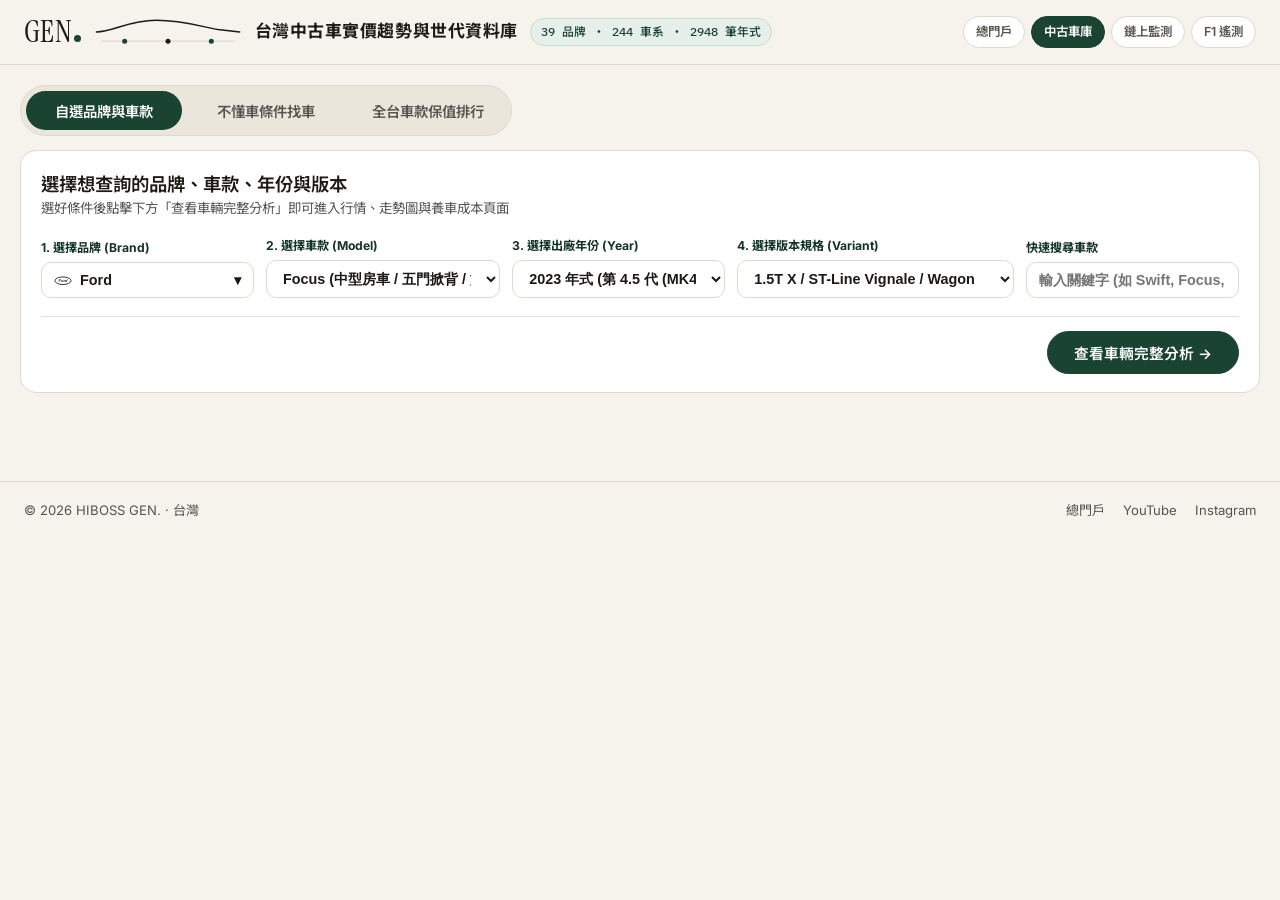
<file: index.html>
<!DOCTYPE html>
<html lang="zh-Hant-TW">
<head>
  <meta charset="UTF-8" />
  <meta name="viewport" content="width=device-width, initial-scale=1.0" />
  <title>GEN. — 台灣中古車實價趨勢與世代資料庫</title>
  <link rel="icon" type="image/jpeg" href="assets/gen-logo.jpg" />
  <link rel="preconnect" href="https://fonts.googleapis.com" />
  <link rel="preconnect" href="https://fonts.gstatic.com" crossorigin />
  <link href="https://fonts.googleapis.com/css2?family=IBM+Plex+Mono:wght@400;500;600&family=Instrument+Serif&family=Inter:wght@400;500;600&family=Noto+Sans+TC:wght@400;500;600;700&display=swap" rel="stylesheet" />
  <link rel="stylesheet" href="css/style.css?v=20261116" />
</head>
<body>
  <header class="app-header">
    <div class="header-inner">
      <div class="brand-logo">
        <a href="https://bossliugen.github.io/GENWeb/" class="brand-wordmark" title="返回 HIBOSS GEN. 總門戶">GEN<span class="brand-dot" aria-hidden="true"></span></a>
        <svg class="header-roofline-svg" viewBox="0 0 180 36" fill="none" aria-hidden="true">
          <path d="M4 18 C24 18, 42 4, 76 4 C106 4, 128 11, 150 15 L176 18" stroke="#1C1917" stroke-width="1.75" stroke-linecap="round" stroke-linejoin="round" />
          <line x1="10" y1="29" x2="170" y2="29" stroke="#DFD9CE" stroke-width="1.5" />
          <circle cx="38" cy="29" r="3" fill="#1B4332" />
          <circle cx="90" cy="29" r="3" fill="#1C1917" />
          <circle cx="142" cy="29" r="3" fill="#1B4332" />
        </svg>
        <div class="brand-title-wrap">
          <h1>台灣中古車實價趨勢與世代資料庫</h1>
        </div>
        <span class="stat-chip" id="headerMetaChip">載入中...</span>
      </div>
      <nav class="cross-site-switcher" aria-label="GEN. 跨站切換">
        <a href="https://bossliugen.github.io/GENWeb/" class="switcher-pill">總門戶</a>
        <a href="https://bossliugen.github.io/Used_Cars9918/" class="switcher-pill active" aria-current="page">中古車庫</a>
        <a href="https://bossliugen.github.io/block_Tracking/" class="switcher-pill">鏈上監測</a>
        <a href="https://bossliugen.github.io/GEWEB-F1/" class="switcher-pill">F1 遙測</a>
      </nav>
    </div>
  </header>

  <main class="container" id="mainContainer">
    <!-- 入口畫面：「自選品牌車款」/「不懂車條件找車」/「全台車款保值排行」（三者分頁切換、不同時出現） -->
    <section id="entryScreen" class="entry-screen">
      <div class="entry-mode-tabs" role="tablist" aria-label="選車模式切換">
        <button type="button" class="entry-mode-btn active" data-entry="manual">自選品牌與車款</button>
        <button type="button" class="entry-mode-btn" data-entry="finder">不懂車條件找車</button>
        <button type="button" class="entry-mode-btn" data-entry="ranking">全台車款保值排行</button>
      </div>

      <!-- 模式 A：自選品牌與車款 -->
      <section class="selector-card entry-panel active" id="entry-manual">
        <div class="entry-panel-head">
          <div class="section-title">選擇想查詢的品牌、車款、年份與版本</div>
          <div class="section-desc">選好條件後點擊下方「查看車輛完整分析」即可進入行情、走勢圖與養車成本頁面</div>
        </div>
        <div class="selector-grid">
          <div class="field-group">
            <label>1. 選擇品牌 (Brand)</label>
            <div class="custom-dropdown" id="brandDropdown">
              <button type="button" class="custom-dropdown-btn" id="brandDropdownBtn">
                <span class="custom-dropdown-label" id="brandDropdownLabel">選擇品牌</span>
                <span>▾</span>
              </button>
              <div class="custom-dropdown-menu" id="brandDropdownMenu"></div>
            </div>
          </div>
          <div class="field-group">
            <label for="selectModel">2. 選擇車款 (Model)</label>
            <select id="selectModel" class="select-blue"></select>
          </div>
          <div class="field-group">
            <label for="selectYear">3. 選擇出廠年份 (Year)</label>
            <select id="selectYear" class="select-blue"></select>
          </div>
          <div class="field-group">
            <label for="selectTrim">4. 選擇版本規格 (Variant) <span id="trimCountBadge" class="trim-count-badge"></span></label>
            <select id="selectTrim" class="select-blue"></select>
          </div>
          <div class="field-group">
            <label for="quickSearch">快速搜尋車款</label>
            <input id="quickSearch" type="text" class="input-blue" placeholder="輸入關鍵字 (如 Swift, Focus, MX-5)..." />
          </div>
        </div>
        <div id="trimHint" class="trim-hint"></div>
        <div class="entry-cta-row">
          <button type="button" id="btnEnterAnalysis" class="btn-primary-forest">查看車輛完整分析 →</button>
        </div>
      </section>

      <!-- 模式 B：不懂車條件找車 -->
      <section class="card entry-panel" id="entry-finder">
        <div class="entry-panel-head">
          <div class="section-title">不懂車快速找車（依預算、安全保值、馬力、排氣量、車型篩選）</div>
          <div class="section-desc">設定您的需求條件，系統會從全台資料庫篩出最符合的年份與版本，點擊任一結果即可進入分析</div>
        </div>

        <div class="finder-filters">
          <div class="field-group">
            <label for="finderGoal">購車優先考量</label>
            <select id="finderGoal" class="select-blue">
              <option value="all">不限取向</option>
              <option value="safe-value">安全保值首選（低風險 + 高殘值）</option>
              <option value="easy-own">省稅省油好養（低養車負擔）</option>
              <option value="handling">操控樂趣優先（獨立懸吊 / 渦輪 / 手排 / 敞篷）</option>
              <option value="comfort">乘坐舒適優先（房車 / 休旅 / 平順好開）</option>
              <option value="no-high-risk">避開高風險通病車款</option>
            </select>
          </div>
          <div class="field-group">
            <label for="finderBody">車型種類</label>
            <select id="finderBody" class="select-blue">
              <option value="all">全部車型</option>
              <option value="小車">掀背 / 都會小車</option>
              <option value="房車">四門房車</option>
              <option value="休旅">休旅車 (SUV / MPV)</option>
              <option value="跑車旅行">敞篷跑車 / 旅行車</option>
              <option value="皮卡商用">皮卡 / 商旅車</option>
            </select>
          </div>
          <div class="field-group">
            <label for="finderMaxCc">排氣量上限（省稅金）</label>
            <select id="finderMaxCc" class="select-blue">
              <option value="9999">不限排氣量</option>
              <option value="1200">1,200 cc 以下（年稅 $8,640）</option>
              <option value="1800">1,800 cc 以下（年稅 $11,920）</option>
              <option value="2000">2,000 cc 以下（年稅 $17,410）</option>
            </select>
          </div>
          <div class="field-group">
            <label for="finderTransmission">變速箱（手排 / 自排）</label>
            <select id="finderTransmission" class="select-blue">
              <option value="all" selected>不限（自排與手排皆可）</option>
              <option value="auto">自排（好上手・市區塞車輕鬆）</option>
              <option value="manual">手排（純粹駕馭・需踩離合器）</option>
            </select>
          </div>
          <div class="field-group">
            <label for="finderPowertrain">動力類型（能源形式）</label>
            <select id="finderPowertrain" class="select-blue">
              <option value="all" selected>不限動力</option>
              <option value="ice">純燃油車（加油即走）</option>
              <option value="hybrid">油電混合（省油・無充電焦慮）</option>
              <option value="ev">純電動車 EV（免燃料稅・安靜零排放）</option>
            </select>
          </div>
          <div class="field-group">
            <label>預算範圍 (萬元)</label>
            <div class="range-inputs">
              <input id="finderBudgetMin" type="number" class="input-blue" value="0" min="0" max="500" placeholder="最低" />
              <span>～</span>
              <input id="finderBudgetMax" type="number" class="input-blue" min="0" max="500" placeholder="最高 (不限)" />
            </div>
          </div>
          <div class="field-group">
            <label>馬力範圍 (匹 ps)</label>
            <div class="range-inputs">
              <input id="finderHpMin" type="number" class="input-blue" value="0" min="0" max="600" placeholder="最低" />
              <span>～</span>
              <input id="finderHpMax" type="number" class="input-blue" min="0" max="600" placeholder="最高 (不限)" />
            </div>
          </div>
          <div class="field-group">
            <label>出廠年份範圍</label>
            <div class="range-inputs">
              <input id="finderYearMin" type="number" class="input-blue" value="2000" min="1995" max="2026" placeholder="最低年份" />
              <span>～</span>
              <input id="finderYearMax" type="number" class="input-blue" value="2026" min="1995" max="2026" placeholder="最高年份" />
            </div>
          </div>
          <div class="field-group">
            <label for="finderSort">結果排序方式</label>
            <select id="finderSort" class="select-blue">
              <option value="default">預設推薦（最新年份 ＋ 高殘值）</option>
              <option value="year-desc">年份：新 → 舊</option>
              <option value="year-asc">年份：舊 → 新</option>
              <option value="price-asc">價格：低 → 高</option>
              <option value="price-desc">價格：高 → 低</option>
              <option value="hp-desc">馬力：高 → 低</option>
              <option value="hp-asc">馬力：低 → 高</option>
              <option value="cc-asc">排氣量：小 → 大</option>
              <option value="cc-desc">排氣量：大 → 小</option>
            </select>
          </div>
        </div>

        <div id="finderResultCount" class="section-desc" style="margin:14px 0 10px;"></div>
        <div id="finderResultsGrid" class="finder-results-grid"></div>
      </section>

      <!-- 模式 C：全台車款保值排行 -->
      <section class="card entry-panel" id="entry-ranking">
        <div class="entry-panel-head">
          <div class="section-title">台灣市售車款保值率總覽（依近五年車齡平均車商殘值率排序）</div>
          <div class="section-desc">點擊任一車款即可直接進入該車完整分析，亦可隨時從左上角返回排行頁</div>
        </div>
        <div class="table-wrap">
          <table>
            <thead>
              <tr>
                <th>排名</th>
                <th>品牌 / 車款</th>
                <th>級距</th>
                <th>最新世代</th>
                <th>平均車商殘值率</th>
                <th>風險標籤</th>
                <th>操作</th>
              </tr>
            </thead>
            <tbody id="rankingTableBody"></tbody>
          </table>
        </div>
      </section>
    </section>

    <!-- 車輛分析畫面（預設隱藏，選完車或從不懂車找車點進來才會顯示） -->
    <div id="analysisScreen" class="analysis-screen hidden">
      <div class="analysis-topbar">
        <button type="button" id="btnBackToEntry" class="btn-back-entry">← 返回上一頁（重新選車）</button>
        <div class="analysis-quick-bar">
          <label>年份：
            <select id="analysisSelectYear" class="select-blue-sm"></select>
          </label>
          <label>版本：
            <select id="analysisSelectTrim" class="select-blue-sm"></select>
          </label>
        </div>
      </div>

      <!-- 頁面式分頁切換列（避免一次全部往下滑） -->
      <nav class="page-tabs-bar" id="pageTabsBar" aria-label="車款分析分頁">
        <button type="button" class="page-tab-btn active" data-page="overview">1. 行情總覽與歷代外型</button>
        <button type="button" class="page-tab-btn" data-page="chart">2. 走勢圖與關鍵規格</button>
        <button type="button" class="page-tab-btn" data-page="cost">3. 養車與整備維修估算</button>
        <button type="button" class="page-tab-btn" data-page="details">4. 詳細資料與 8891 規格</button>
      </nav>

    <!-- 分頁 1：車款核心行情摘要（依所選年份） -->
    <section class="card page-panel active" id="page-overview">
      <div class="hero-top">
        <div>
          <div class="hero-title" id="heroTitle"></div>
          <p class="hero-sub" id="heroSub"></p>
        </div>
        <div id="heroBadges" style="display:flex;gap:6px;flex-wrap:wrap;"></div>
      </div>

      <div class="price-legend-bar" aria-label="四大行情價格白話說明">
        <div class="legend-item" title="當年新車出廠官方定價，用來衡量這台車折舊了多少">
          <span class="legend-tag">新車原價 MSRP</span>
          <span class="legend-desc">當年全新牌價（折舊基準）</span>
        </div>
        <div class="legend-item" title="向二手車行購買的市場零售價，通常含基本整備與保固">
          <span class="legend-tag">車商賣價 Dealer</span>
          <span class="legend-desc">車行含整備零售價</span>
        </div>
        <div class="legend-item" title="直接向原車主購買的價格，省去車行店面與利潤空間">
          <span class="legend-tag">車主自售 Private</span>
          <span class="legend-desc">個人私下交易參考價</span>
        </div>
        <div class="legend-item" title="銀行車貸可估額度與車行收購底價，賣車給車行約落在此區間">
          <span class="legend-tag">銀行/天書鑑價 Book</span>
          <span class="legend-desc">貸款額度與車行收購底價</span>
        </div>
      </div>

      <div class="kpi-grid" id="kpiGrid"></div>

      <div class="adjust-bar">
        <label>
          行駛里程 (萬公里)：
          <input id="inputMileage" type="number" value="8.0" min="0" max="40" step="0.5" style="width:78px;" />
        </label>
        <label>
          車況等級：
          <select id="selectCondition">
            <option value="1.05">原廠認證 / 極美低里程 (+5%)</option>
            <option value="1.0" selected>正常車況 / 無重大事故 (基準)</option>
            <option value="0.92">有鈑件更換或待整理 (-8%)</option>
            <option value="0.82">高風險待修 / 變速箱或底盤異音 (-18%)</option>
          </select>
        </label>
        <span id="mileageHint" style="color:#475569;font-size:0.8rem;"></span>
      </div>

      <div class="photo-strip-card">
        <div class="photo-strip-title">歷代外型照片對照（點擊世代照片可快速切換年份與規格）</div>
        <div class="photo-strip" id="photoStrip"></div>
      </div>
    </section>

    <!-- 分頁 2：走勢圖 + 關鍵規格速覽 -->
    <section class="card page-panel" id="page-chart">
      <div class="chart-header">
        <div>
          <div class="section-title">跨世代價格走勢與殘值率分析圖</div>
          <div class="section-desc">垂直紫線為「★ 大改款年份」，淡紅底色為「高風險通病 / 殘值劇降區間」</div>
        </div>
        <div class="mode-pills">
          <button id="btnModePrice" class="mode-pill active">價格走勢 (萬元)</button>
          <button id="btnModeResidual" class="mode-pill">殘值率 (%)</button>
        </div>
      </div>
      <div class="chart-legend" id="chartLegend"></div>
      <div class="chart-box">
        <canvas id="trendCanvas"></canvas>
        <div class="chart-tooltip" id="chartTooltip"></div>
      </div>

      <!-- 關鍵規格速覽（6項核心規格一眼看完） -->
      <div class="quick-specs-grid" id="quickSpecsGrid"></div>
    </section>

    <!-- 分頁 3：養車成本、保險估算 與 依年份需維修品項估算 -->
    <section class="card page-panel" id="page-cost">
      <div class="chart-header">
        <div>
          <div class="section-title">養車成本、保險估算與年份整備維修預估</div>
          <div class="section-desc">依所選車款、排氣量、車齡與里程，幫買家預估每年持有花費及「買回家後可能需整理維修的品項與費用」</div>
        </div>
        <div class="adjust-bar" style="margin-top:0;padding:6px 12px;">
          <label>
            年行駛里程：
            <select id="selectAnnualKm">
              <option value="8000">8,000 km (少開代步)</option>
              <option value="12000" selected>12,000 km (一般通勤)</option>
              <option value="20000">20,000 km (高里程業務)</option>
            </select>
          </label>
          <label>
            車體險方案：
            <select id="selectInsurancePlan">
              <option value="basic">僅強制險 + 第三人超額 (高齡老車推薦)</option>
              <option value="bing" selected>強制 + 第三人 + 丙式車碰車 (中古車主流)</option>
              <option value="yi">強制 + 第三人 + 乙式全險 (5年內新古車)</option>
            </select>
          </label>
        </div>
      </div>
      <div class="cost-grid" id="costEstimationGrid"></div>
    </section>

    <!-- 分頁 4：詳細資料（8891 完整規格 / 通病 / 世代差異 / 明細表） -->
    <section class="card page-panel" id="page-details">
      <div class="details-header">
        <div>
          <div class="section-title">詳細資料與深度分析</div>
          <div class="section-desc">包含 8891 完整規格表、單款通病與維修費用、大改款世代差異及歷年交易明細</div>
        </div>
      </div>

      <div id="detailsWrapper">
        <div class="detail-tabs" id="detailTabs">
          <button class="detail-tab active" data-tab="specs">8891 完整規格</button>
          <button class="detail-tab" data-tab="issues">單款通病與維修</button>
          <button class="detail-tab" data-tab="gens">大改款世代差異</button>
          <button class="detail-tab" data-tab="history">歷年行情明細表</button>
          <button class="detail-tab" data-tab="sources">公信力資料庫來源</button>
        </div>

        <div class="detail-body" id="detailBody"></div>

        <div class="detail-youtube-bar">
          <div class="detail-youtube-info">
            <span class="detail-youtube-tag">03 / 車市實價檔案</span>
            <span class="detail-youtube-desc" id="detailYoutubeDesc">延伸觀看實車世代拆解、中古折舊與養車成本實測影片</span>
          </div>
          <a id="detailYoutubeLink" href="https://www.youtube.com/channel/UC9vw9-i6Sgr1xZv1-2PwgDQ" target="_blank" rel="noopener noreferrer" class="detail-youtube-btn">
            前往 YouTube 觀看實價檔案 →
          </a>
        </div>
      </div>
    </section>
    </div><!-- /#analysisScreen -->
  </main>

  <footer class="app-footer">
    <div class="footer-inner">
      <span>© 2026 HIBOSS GEN. · 台灣</span>
      <nav class="footer-links" aria-label="頁尾連結">
        <a href="https://bossliugen.github.io/GENWeb/">總門戶</a>
        <a href="https://www.youtube.com/channel/UC9vw9-i6Sgr1xZv1-2PwgDQ" target="_blank" rel="noopener noreferrer">YouTube</a>
        <a href="https://www.instagram.com/hiboss.gen/" target="_blank" rel="noopener noreferrer">Instagram</a>
      </nav>
    </div>
  </footer>

  <script src="js/chart.js?v=20261116"></script>
  <script src="js/app.js?v=20261116"></script>
</body>
</html>
</file>
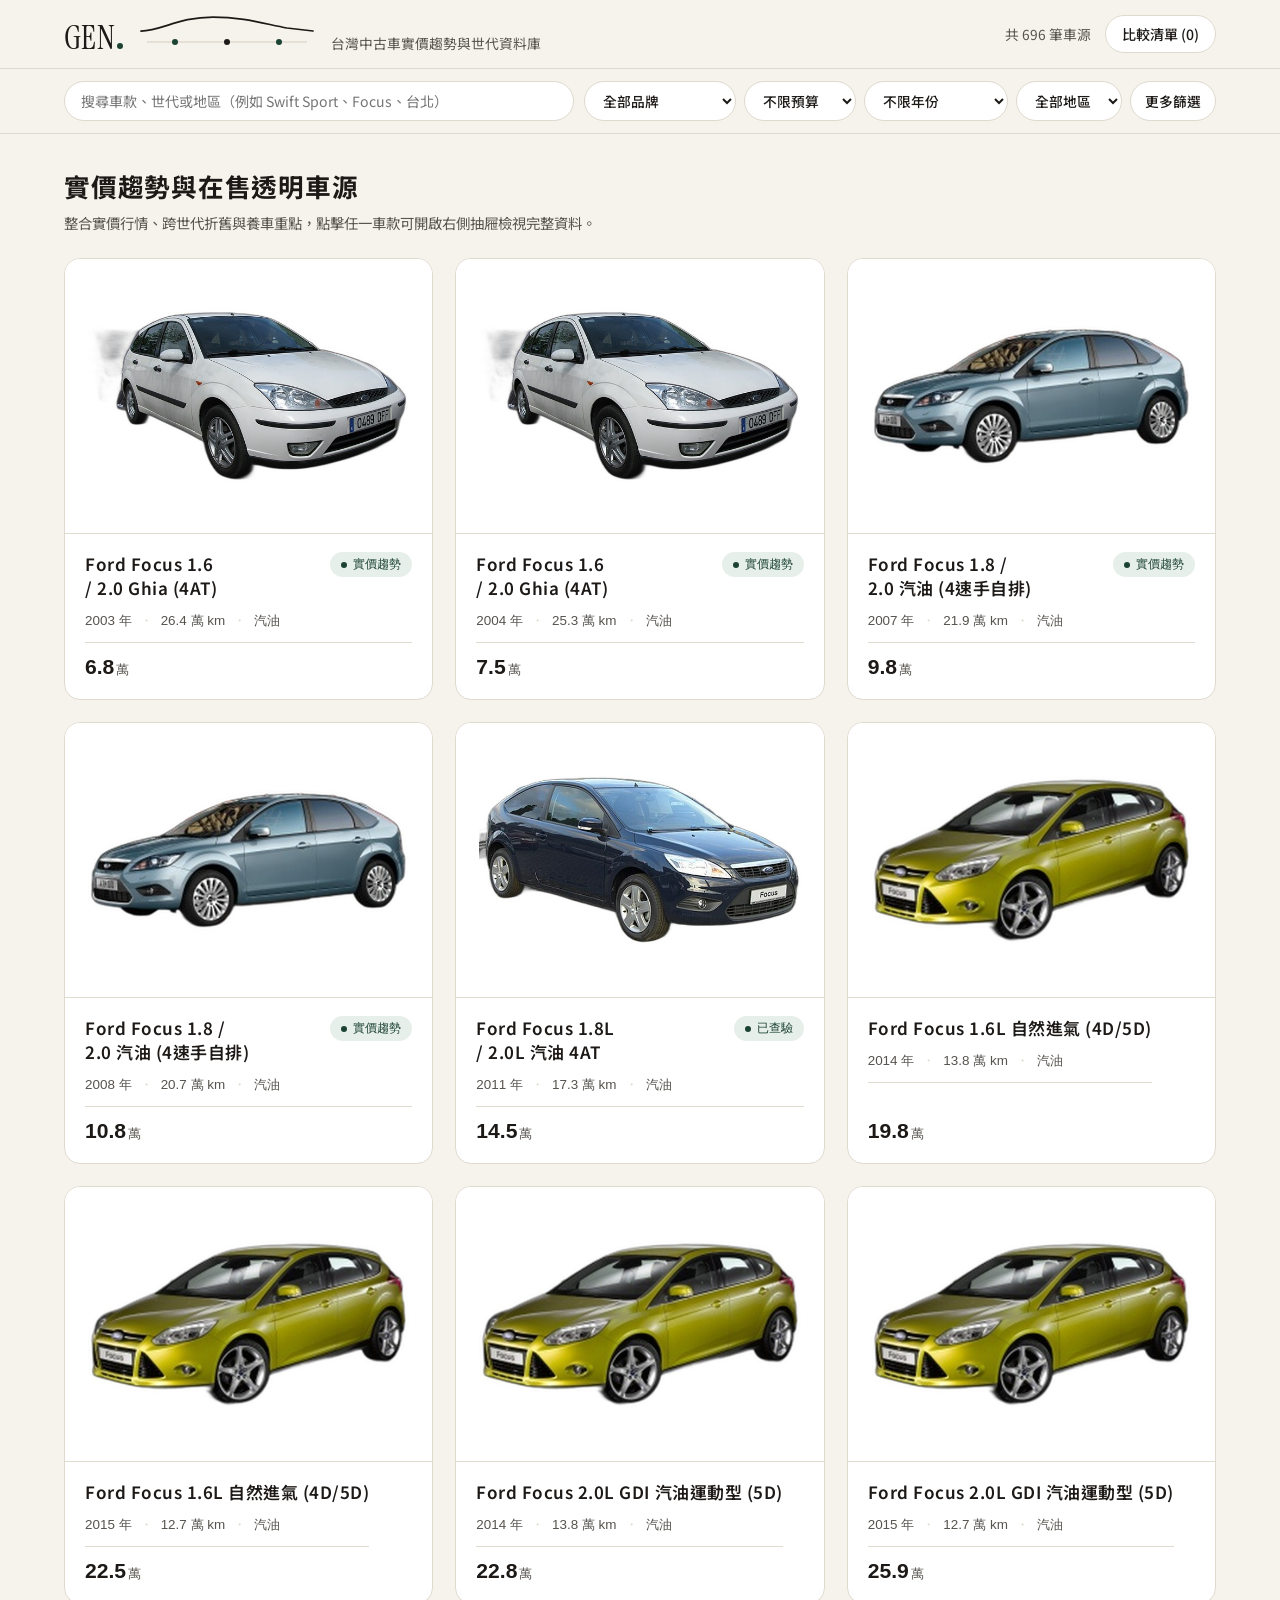
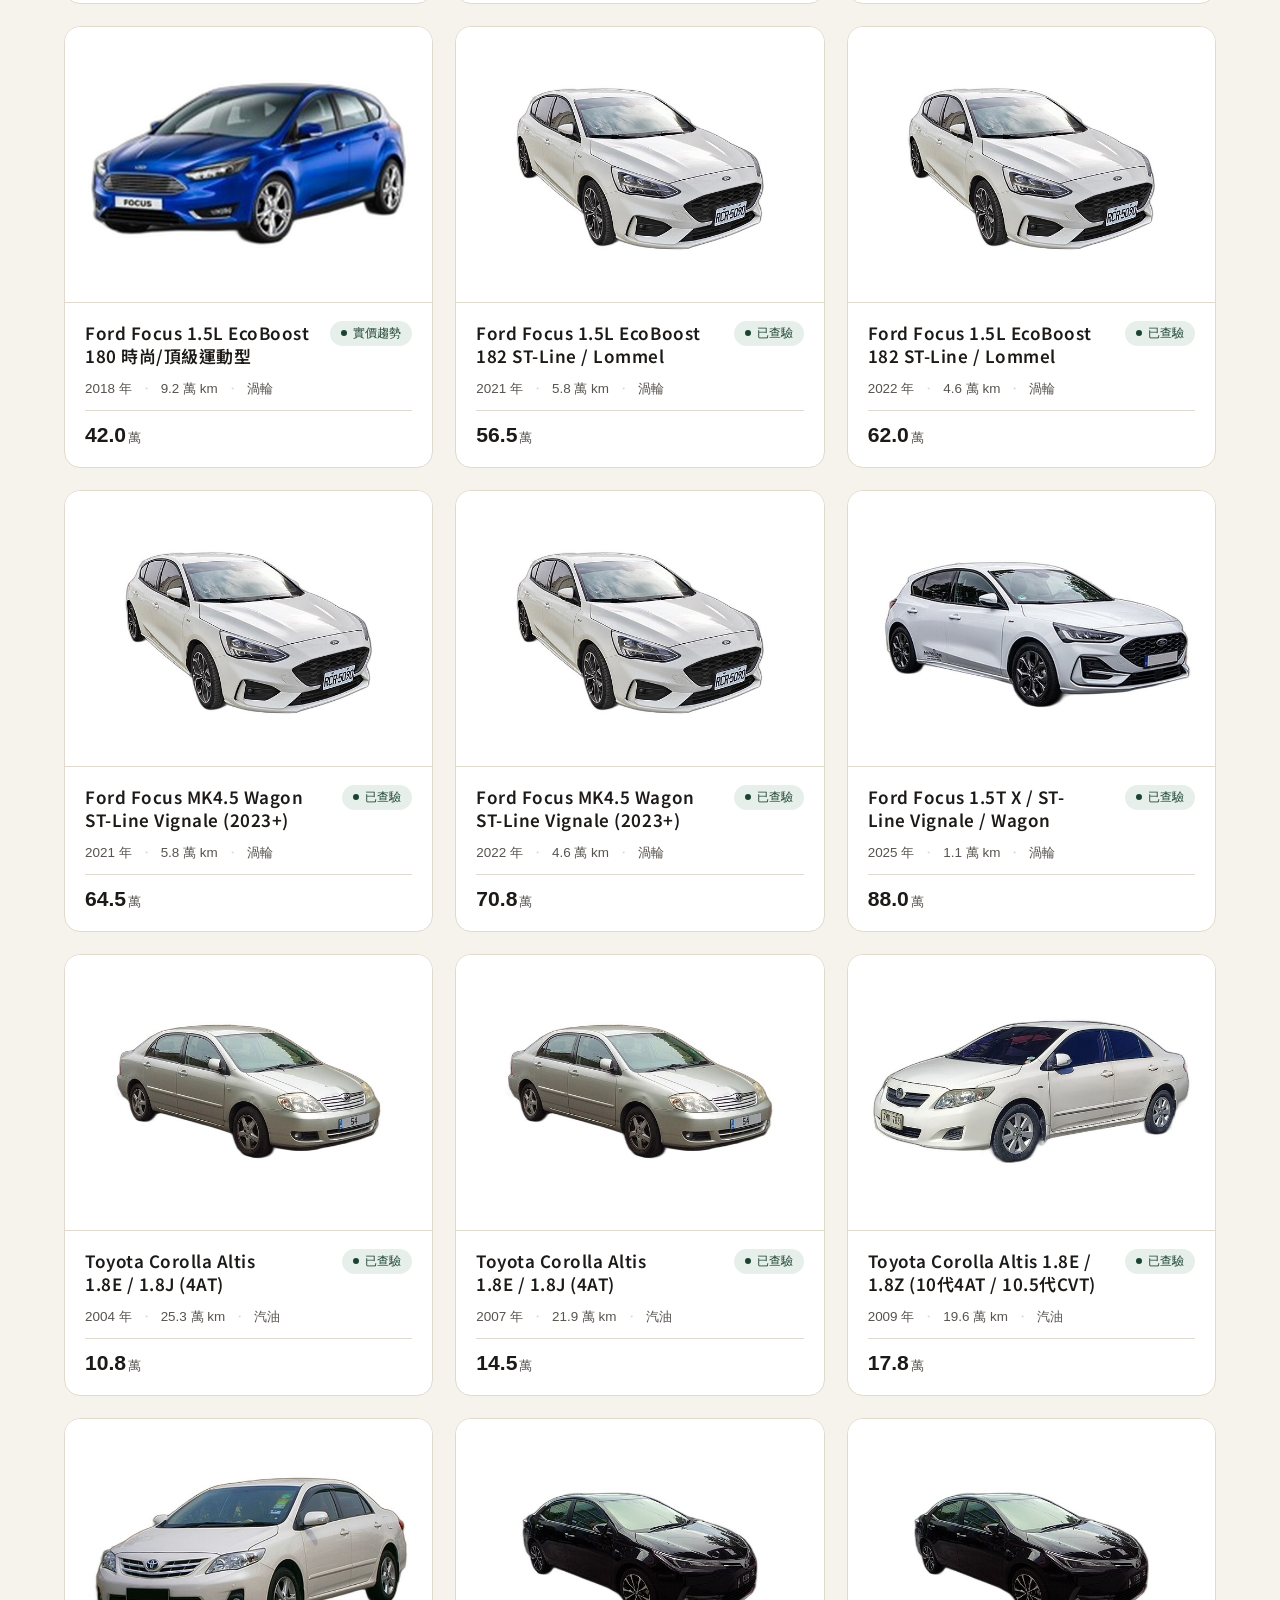
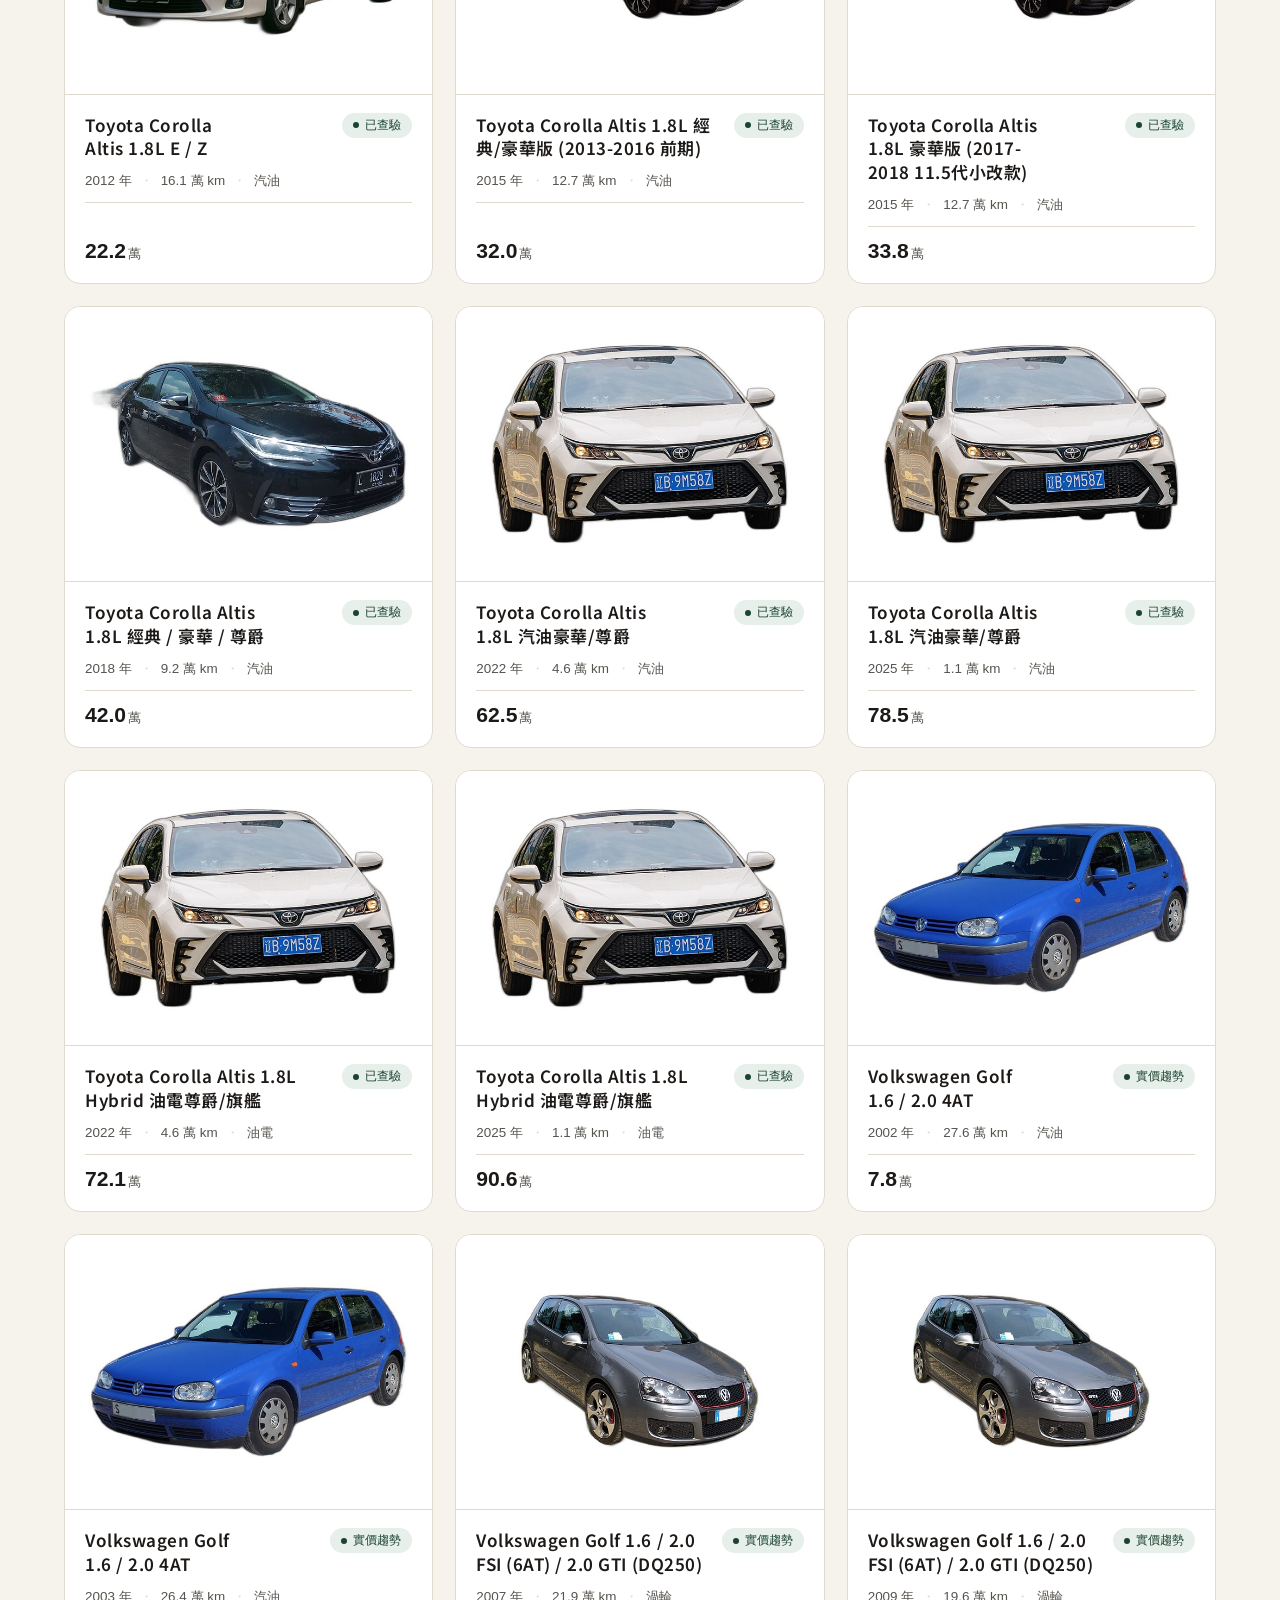
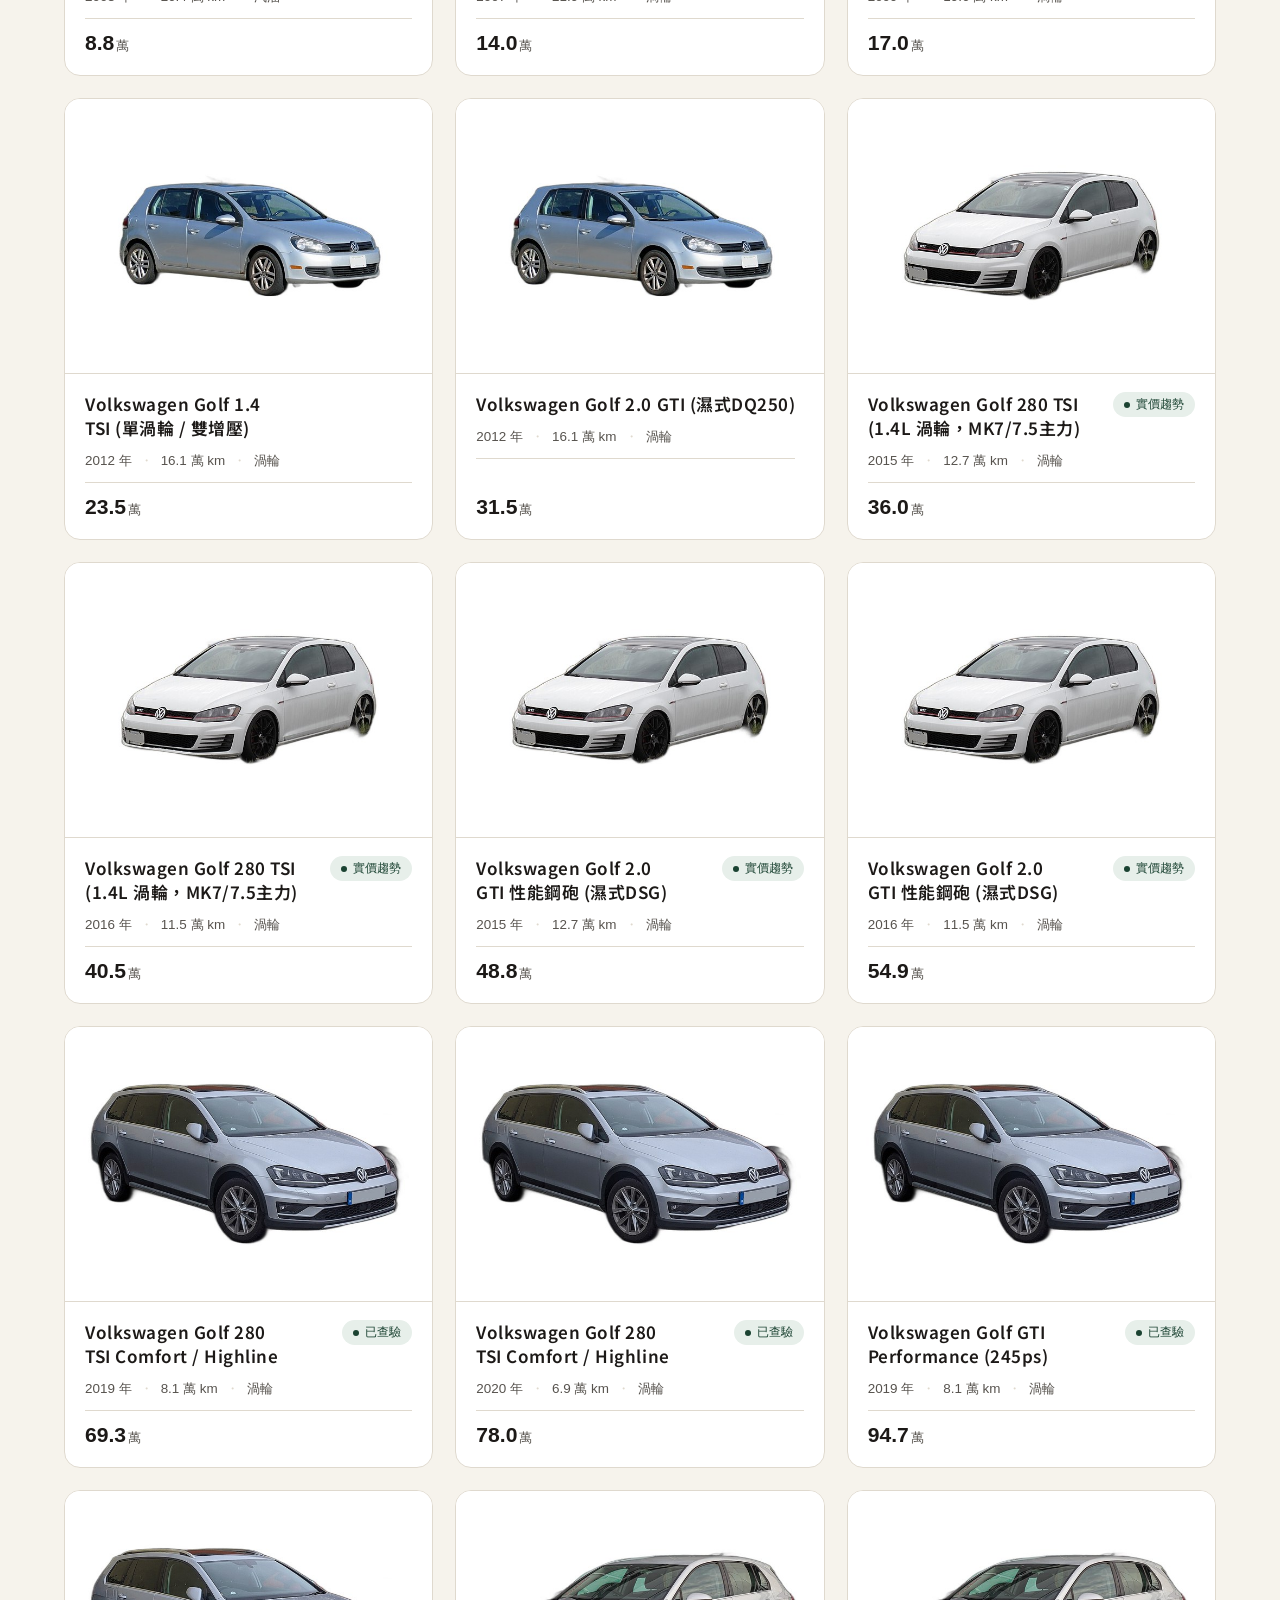
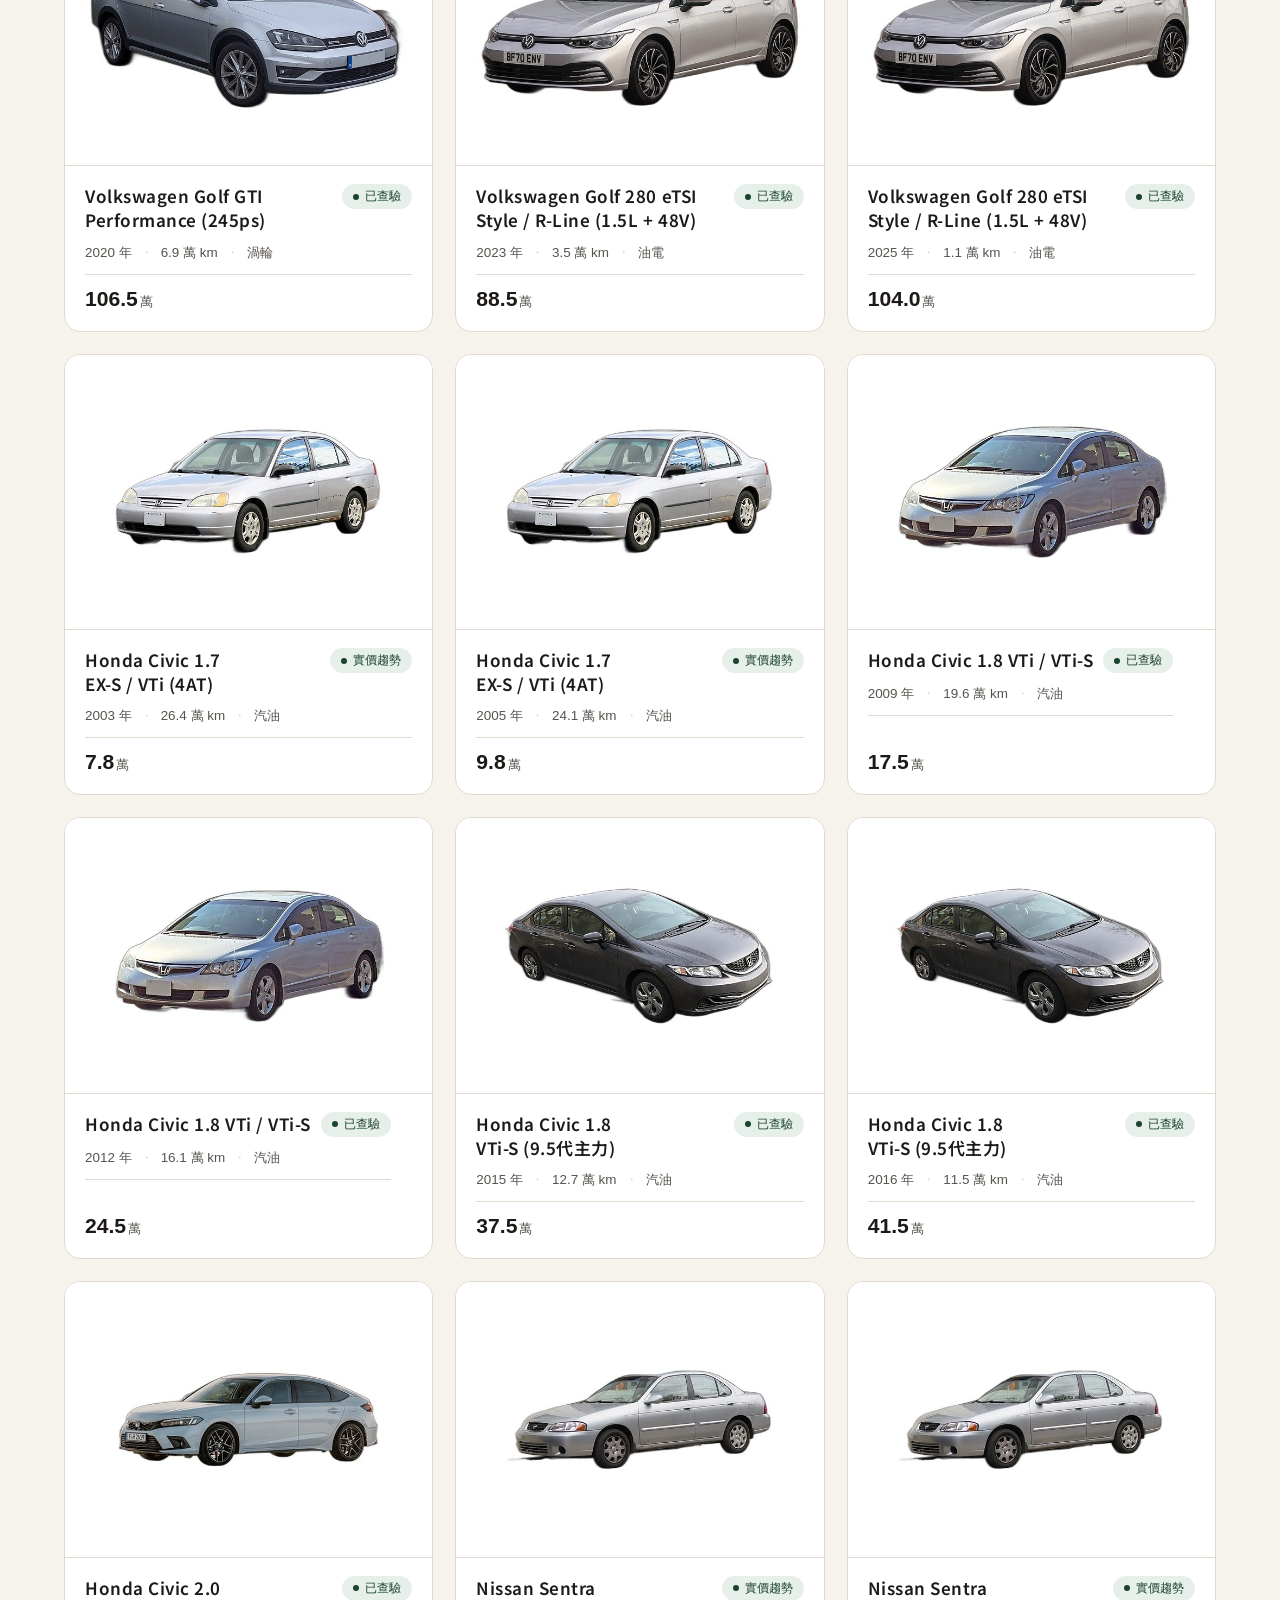
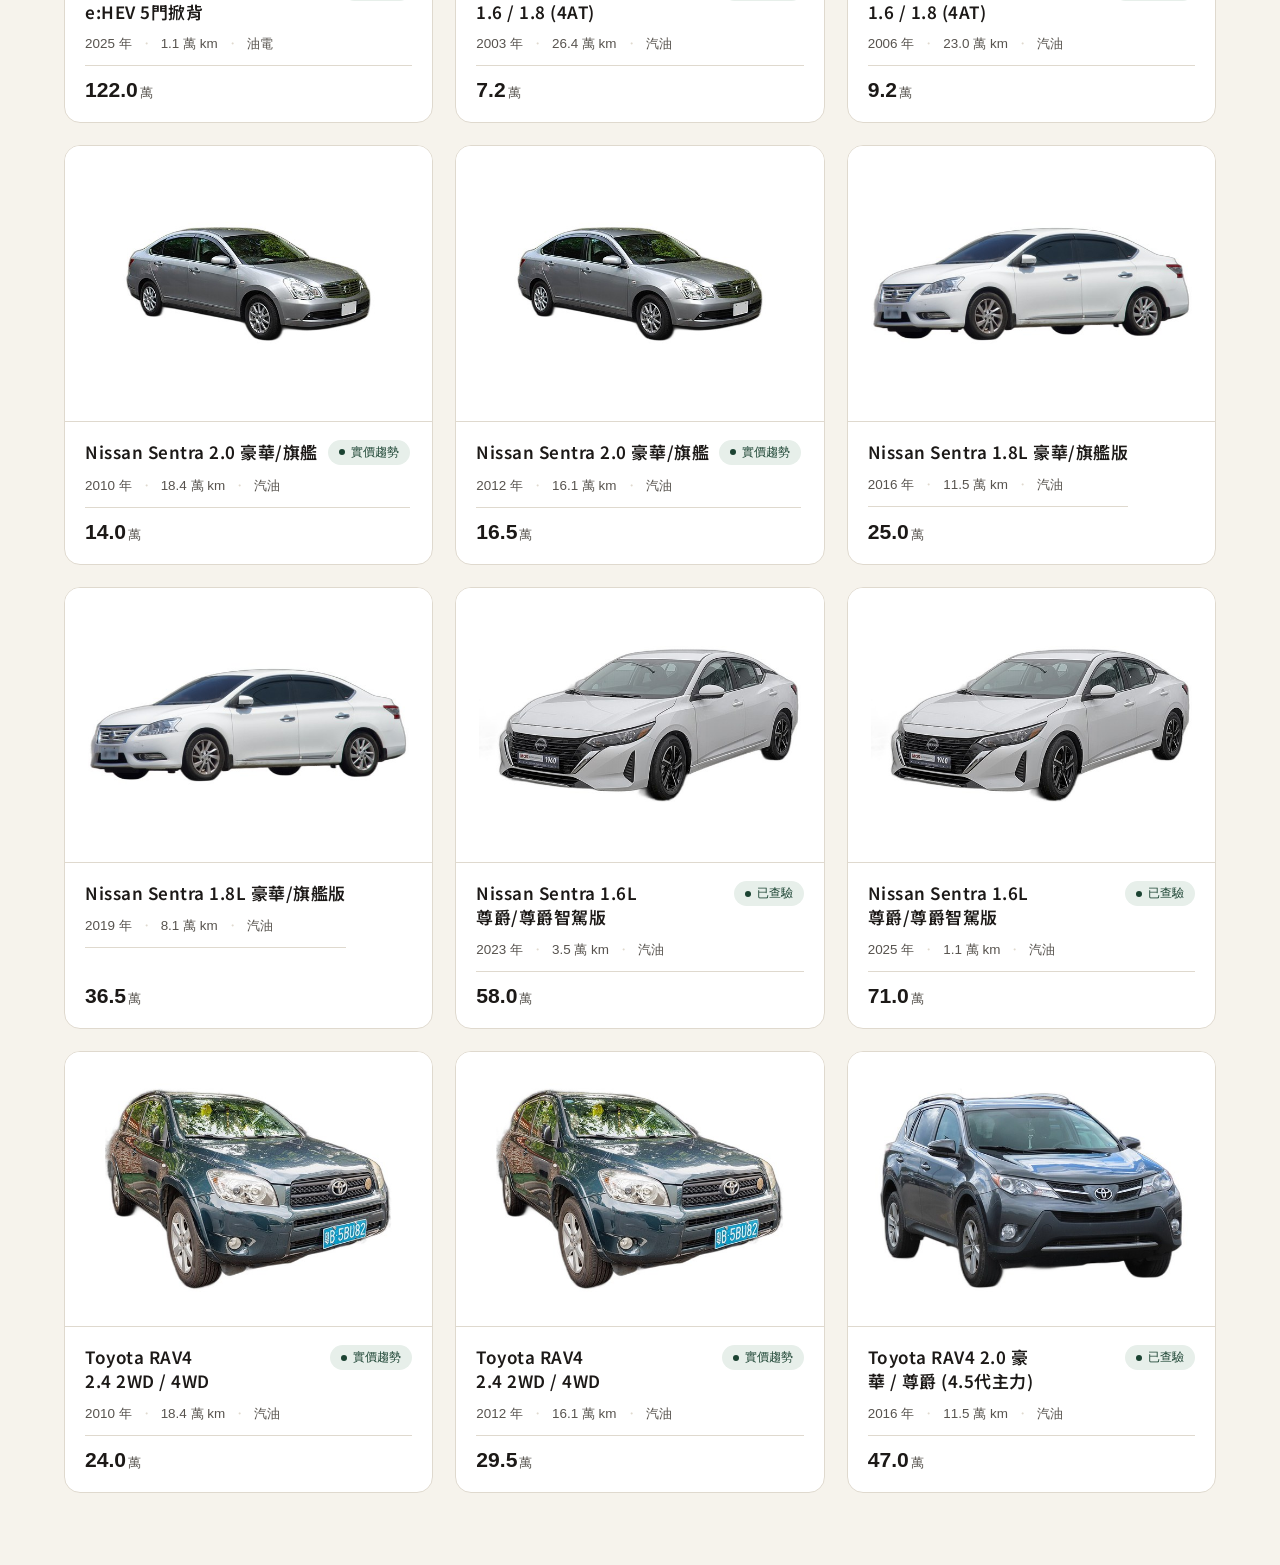
<file: gen-market/index.html>
<!DOCTYPE html>
<html lang="zh-Hant-TW">
<head>
  <meta charset="UTF-8" />
  <meta name="viewport" content="width=device-width, initial-scale=1.0" />
  <title>GEN. — 台灣中古車實價趨勢與世代資料庫</title>
  <link rel="icon" type="image/jpeg" href="../assets/gen-logo.jpg" />
  <link rel="preconnect" href="https://fonts.googleapis.com" />
  <link rel="preconnect" href="https://fonts.gstatic.com" crossorigin />
  <link href="https://fonts.googleapis.com/css2?family=Instrument+Serif&family=Inter:wght@400;500;600&family=Noto+Sans+TC:wght@400;500;600;700&display=swap" rel="stylesheet" />
  <link rel="stylesheet" href="styles.css" />
</head>
<body>
  <!-- 頂部品牌列：原生 HTML/CSS 繪製 GEN. 字標 + Tight-cropped 車頂線條矢量圖 -->
  <header class="site-header">
    <div class="container header-inner">
      <div class="brand-group anim-hero">
        <a href="#" class="brand-wordmark" aria-label="GEN.">GEN<span class="brand-dot" aria-hidden="true"></span></a>
        <svg class="header-roofline-svg" viewBox="0 0 180 36" fill="none" aria-hidden="true">
          <path d="M4 18 C24 18, 42 4, 76 4 C106 4, 128 11, 150 15 L176 18" stroke="#1C1917" stroke-width="1.75" stroke-linecap="round" stroke-linejoin="round" />
          <line x1="10" y1="29" x2="170" y2="29" stroke="#DFD9CE" stroke-width="1.5" />
          <circle cx="38" cy="29" r="3" fill="#1B4332" />
          <circle cx="90" cy="29" r="3" fill="#1C1917" />
          <circle cx="142" cy="29" r="3" fill="#1B4332" />
        </svg>
        <span class="brand-tagline">台灣中古車實價趨勢與世代資料庫</span>
      </div>
      <div class="header-meta anim-hero">
        <span class="result-count" id="resultCount">載入車源中...</span>
        <button type="button" class="btn-outline" id="btnCompareOpen">比較清單 (<span id="compareCount">0</span>)</button>
      </div>
    </div>
  </header>

  <!-- 單行置頂冷靜篩選列 -->
  <div class="sticky-filter-bar anim-filter">
    <div class="container filter-bar-inner">
      <div class="search-wrap">
        <input
          id="filterSearch"
          type="search"
          class="filter-search"
          placeholder="搜尋車款、世代或地區（例如 Swift Sport、Focus、台北）"
          aria-label="搜尋車款"
        />
      </div>

      <div class="filter-pills-row">
        <select id="filterBrand" class="pill-select" aria-label="選擇品牌">
          <option value="all">全部品牌</option>
        </select>

        <select id="filterBudget" class="pill-select" aria-label="預算區間">
          <option value="all">不限預算</option>
          <option value="0-35">35 萬以內</option>
          <option value="35-60">35 – 60 萬</option>
          <option value="60-90">60 – 90 萬</option>
          <option value="90-999">90 萬以上</option>
        </select>

        <select id="filterYear" class="pill-select" aria-label="出廠年份">
          <option value="all">不限年份</option>
          <option value="2022-2026">2022 年以後</option>
          <option value="2018-2021">2018 – 2021 年</option>
          <option value="2013-2017">2013 – 2017 年</option>
          <option value="2000-2012">2012 年以前</option>
        </select>

        <select id="filterCity" class="pill-select" aria-label="所在地區">
          <option value="all">全部地區</option>
          <option value="台北">台北</option>
          <option value="新北">新北</option>
          <option value="桃園">桃園</option>
          <option value="台中">台中</option>
          <option value="台南">台南</option>
          <option value="高雄">高雄</option>
        </select>

        <button type="button" class="pill-btn" id="btnMoreFilters">更多篩選</button>
      </div>
    </div>
  </div>

  <!-- 主列表區 -->
  <main class="container main-feed">
    <div class="feed-intro anim-hero">
      <div class="feed-intro-copy">
        <h1 class="feed-title">實價趨勢與在售透明車源</h1>
        <p class="feed-sub" id="activeFilterSummary">整合實價行情、跨世代折舊與養車重點，點擊任一車款可開啟右側抽屜檢視完整資料。</p>
      </div>
    </div>

    <div class="listing-grid" id="listingGrid"></div>

    <div class="empty-state hidden" id="emptyState">
      <h2 class="empty-title">目前沒有符合條件的車源</h2>
      <p>可以試著放寬預算區間或年份條件，或重設全部篩選。</p>
      <button type="button" class="btn-primary" id="btnResetFilters">重設全部篩選</button>
    </div>
  </main>

  <!-- 「更多篩選」右側滑出抽屜 -->
  <div class="drawer-backdrop" id="filterDrawerBackdrop" aria-hidden="true">
    <aside class="drawer-panel drawer-sm" role="dialog" aria-modal="true" aria-labelledby="filterDrawerTitle">
      <div class="drawer-header">
        <h2 class="drawer-title" id="filterDrawerTitle">更多篩選條件</h2>
        <button type="button" class="btn-ghost" id="btnCloseFilterDrawer">關閉</button>
      </div>
      <div class="drawer-content filter-drawer-body">
        <div class="filter-group">
          <label for="filterFuel">動力型式</label>
          <select id="filterFuel" class="drawer-select">
            <option value="all">全部動力</option>
            <option value="汽油">自然進氣汽油</option>
            <option value="渦輪">渦輪增壓</option>
            <option value="油電">油電 / 輕油電</option>
            <option value="柴油">柴油動力</option>
          </select>
        </div>

        <div class="filter-group">
          <label for="filterTrans">變速箱型式</label>
          <select id="filterTrans" class="drawer-select">
            <option value="all">不限變速箱</option>
            <option value="自排">傳統自排 (AT)</option>
            <option value="CVT">CVT 無段變速</option>
            <option value="雙離合">雙離合器自手排</option>
            <option value="手排">純手排</option>
          </select>
        </div>

        <div class="filter-group">
          <label for="filterSort">排序方式</label>
          <select id="filterSort" class="drawer-select">
            <option value="default">預設綜合排序</option>
            <option value="price-asc">售價由低到高</option>
            <option value="price-desc">售價由高到低</option>
            <option value="year-desc">年份由新到舊</option>
            <option value="mileage-asc">里程由少到多</option>
          </select>
        </div>

        <label class="checkbox-row">
          <input type="checkbox" id="filterVerifiedOnly" />
          <span>僅顯示「已查驗 / 實價趨勢」穩健車源</span>
        </label>
      </div>
      <div class="drawer-footer">
        <button type="button" class="btn-outline" id="btnResetInDrawer">清除條件</button>
        <button type="button" class="btn-primary" id="btnApplyFilterDrawer">套用篩選</button>
      </div>
    </aside>
  </div>

  <!-- 車輛細節滑出抽屜 (Slide-Over Detail Drawer：4 大頁籤) -->
  <div class="drawer-backdrop" id="detailDrawerBackdrop" aria-hidden="true">
    <aside class="drawer-panel drawer-lg" role="dialog" aria-modal="true" aria-labelledby="detailTitle">
      <div class="drawer-header">
        <div class="drawer-header-meta" id="detailHeaderMeta"></div>
        <button type="button" class="btn-ghost" id="btnCloseDetailDrawer">關閉</button>
      </div>

      <div class="drawer-content">
        <div class="detail-hero">
          <div class="detail-photo-box">
            <img id="detailPhoto" alt="" />
          </div>
          <div class="detail-summary">
            <h2 class="detail-title" id="detailTitle"></h2>
            <p class="detail-subtitle" id="detailSubtitle"></p>
            <div class="detail-price-row">
              <span class="detail-price tabular" id="detailPrice"></span>
              <span class="detail-msrp tabular" id="detailMsrp"></span>
            </div>
            <div class="detail-key-strip tabular" id="detailKeyStrip"></div>
          </div>
        </div>

        <div class="drawer-tabs" role="tablist">
          <button type="button" class="drawer-tab active" role="tab" data-tab="trend">實價趨勢</button>
          <button type="button" class="drawer-tab" role="tab" data-tab="generations">世代沿革</button>
          <button type="button" class="drawer-tab" role="tab" data-tab="specs">核心規格</button>
          <button type="button" class="drawer-tab" role="tab" data-tab="maintenance">通病與養車重點</button>
        </div>

        <div class="drawer-tab-panel" id="detailTabBody"></div>
      </div>

      <div class="drawer-footer">
        <button type="button" class="btn-outline" id="btnToggleCompare">加入比較清單</button>
        <button type="button" class="btn-primary" id="btnReserveView">預約現場看車</button>
      </div>
    </aside>
  </div>

  <!-- 比較清單抽屜 -->
  <div class="drawer-backdrop" id="compareDrawerBackdrop" aria-hidden="true">
    <aside class="drawer-panel drawer-lg" role="dialog" aria-modal="true" aria-labelledby="compareTitle">
      <div class="drawer-header">
        <h2 class="drawer-title" id="compareTitle">車款規格比較</h2>
        <button type="button" class="btn-ghost" id="btnCloseCompareDrawer">關閉</button>
      </div>
      <div class="drawer-content" id="compareBody"></div>
    </aside>
  </div>

  <script src="app.js"></script>
</body>
</html>
</file>
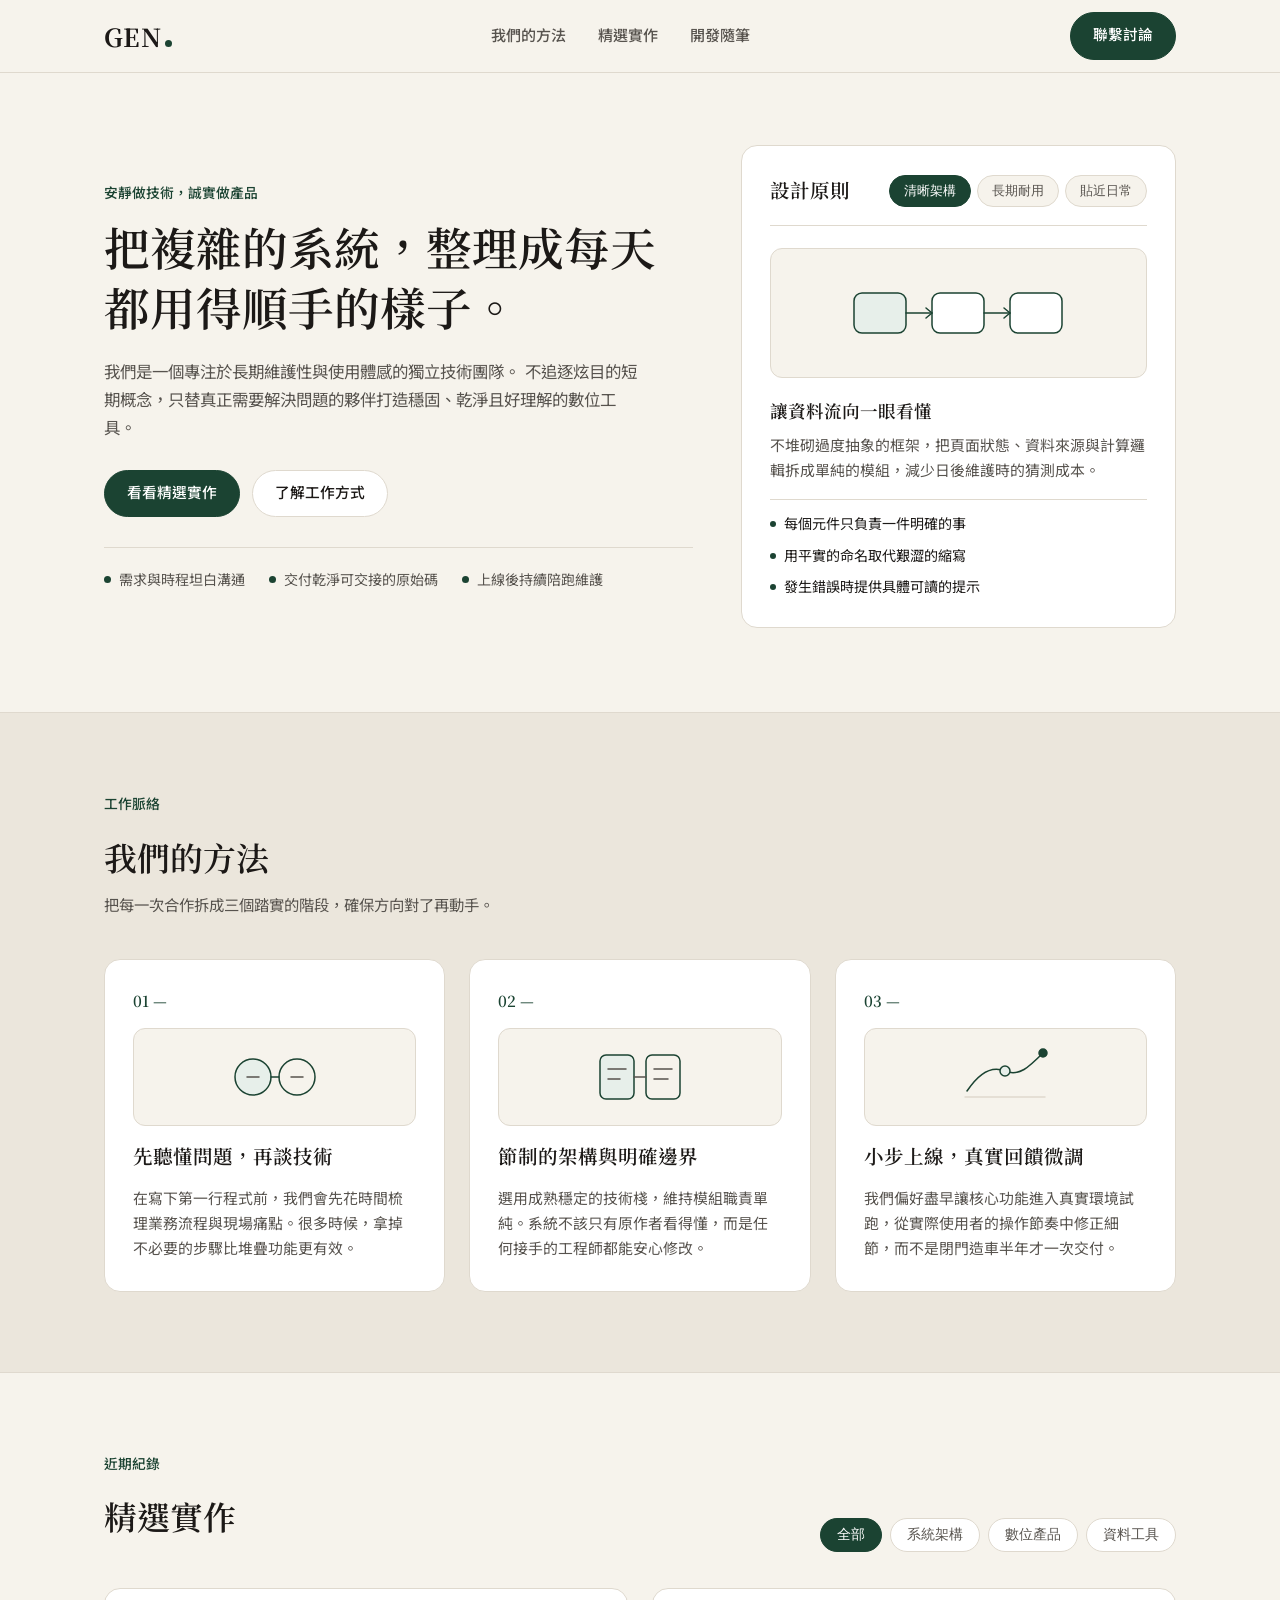
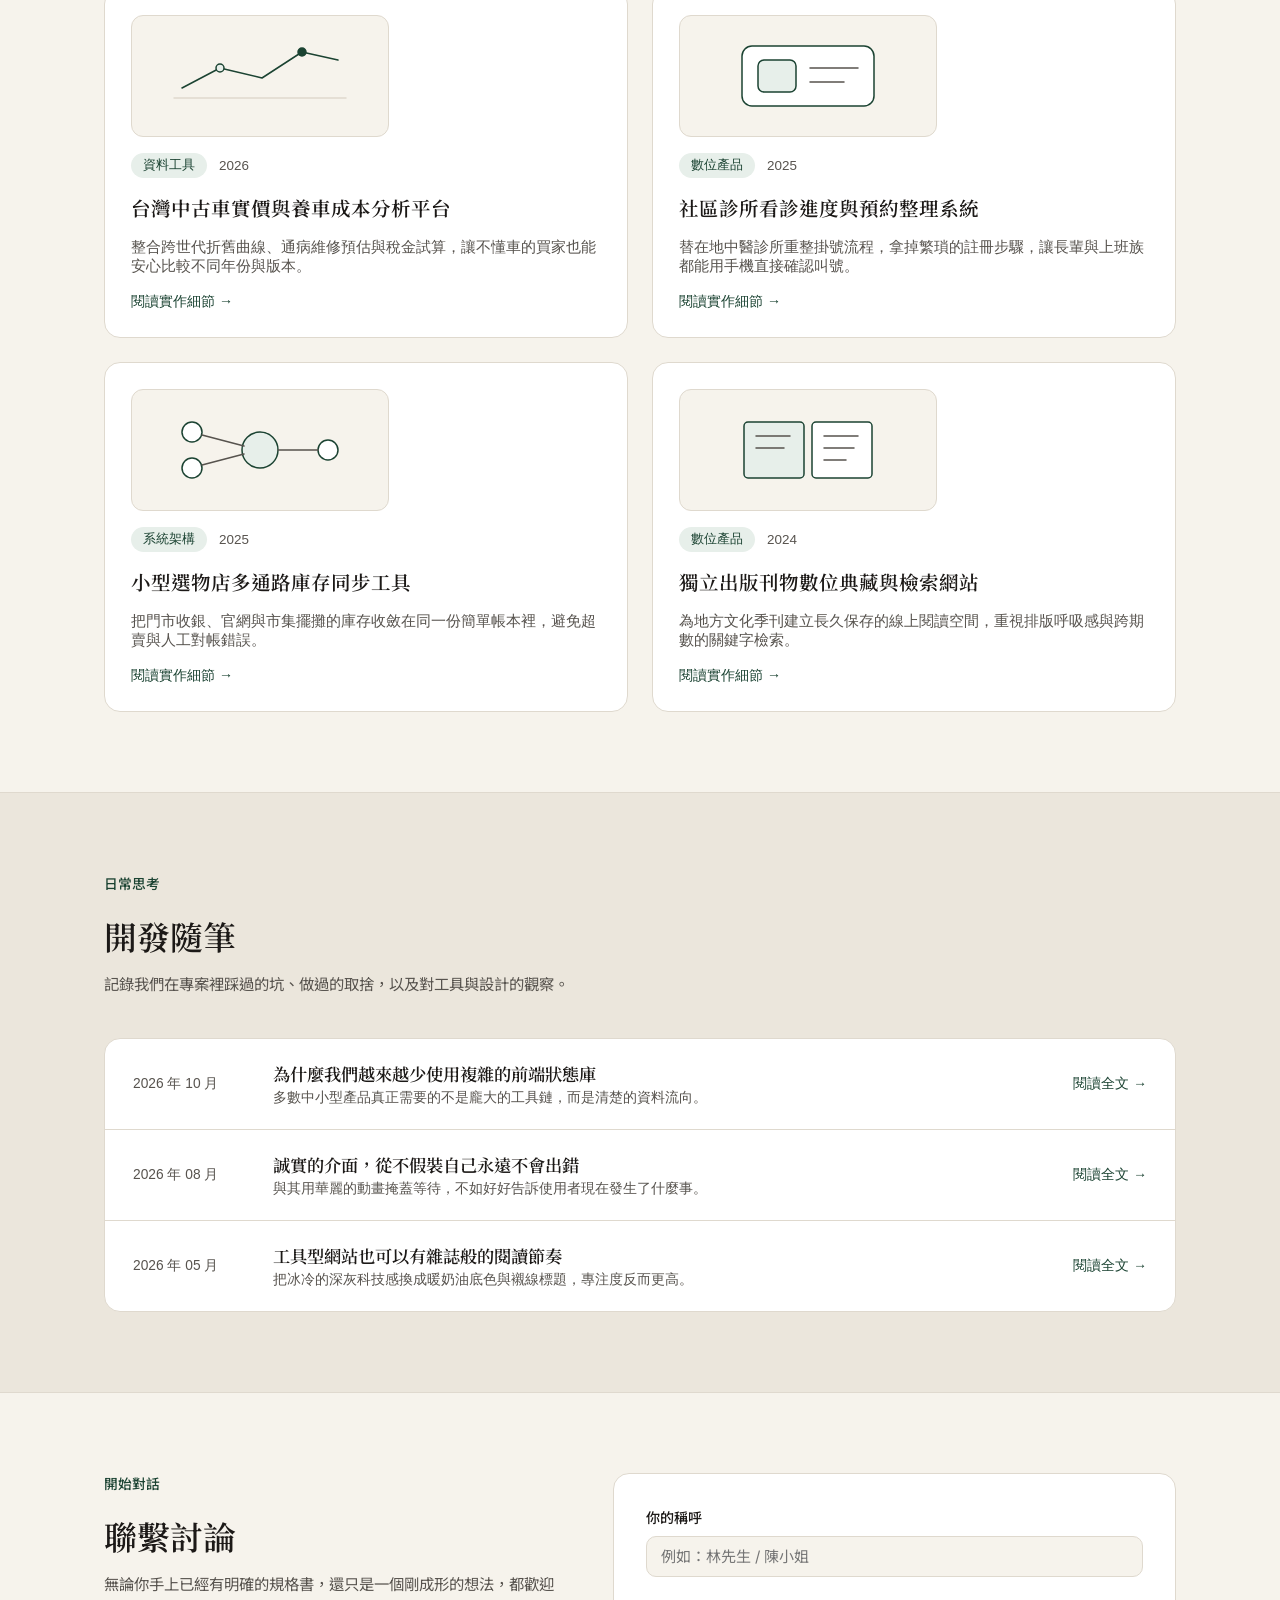
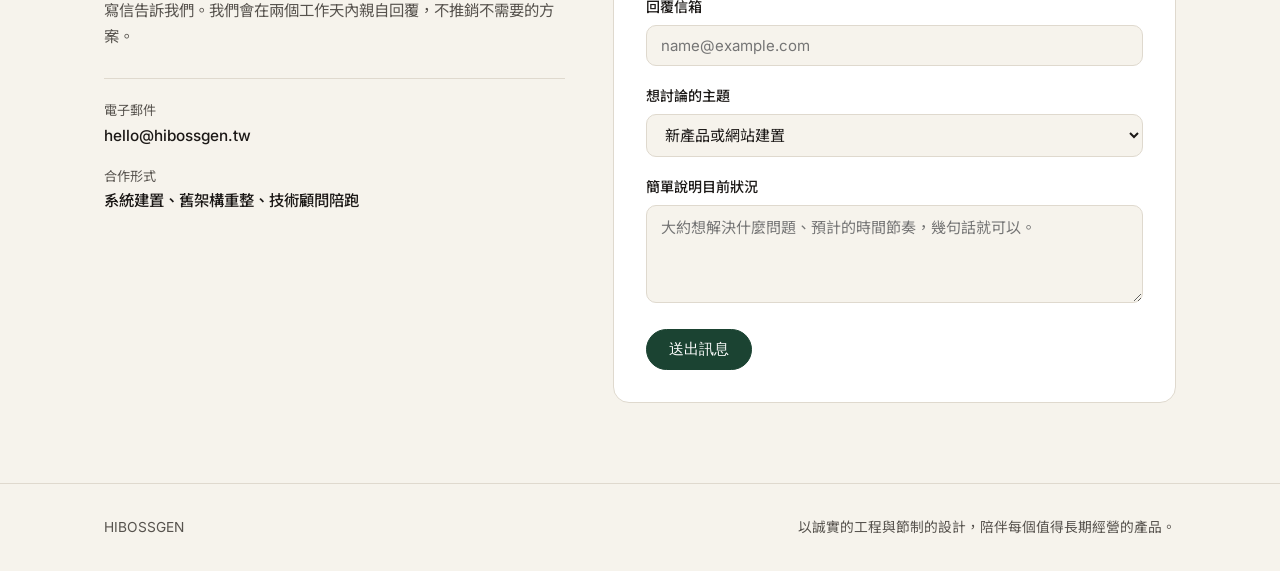
<file: hibossgen/index.html>
<!DOCTYPE html>
<html lang="zh-Hant-TW">
<head>
  <meta charset="UTF-8" />
  <meta name="viewport" content="width=device-width, initial-scale=1.0" />
  <title>HIBOSSGEN — 溫潤、誠實、耐用的數位系統工作室</title>
  <link rel="icon" type="image/jpeg" href="../assets/gen-logo.jpg" />
  <link rel="preconnect" href="https://fonts.googleapis.com" />
  <link rel="preconnect" href="https://fonts.gstatic.com" crossorigin />
  <link href="https://fonts.googleapis.com/css2?family=Inter:wght@400;500;600&family=Noto+Sans+TC:wght@400;500;600&family=Noto+Serif+TC:wght@500;600;700&display=swap" rel="stylesheet" />
  <link rel="stylesheet" href="styles.css" />
</head>
<body>
  <!-- 1. 單行導覽列 -->
  <header class="site-header">
    <div class="container nav-inner">
      <a href="#top" class="brand-name">GEN<span class="brand-dot" aria-hidden="true"></span></a>
      <nav class="nav-links" aria-label="主導覽列">
        <a href="#methods">我們的方法</a>
        <a href="#works">精選實作</a>
        <a href="#notes">開發隨筆</a>
      </nav>
      <a href="#contact" class="btn-primary">聯繫討論</a>
    </div>
  </header>

  <main id="top">
    <!-- 2. 非對稱 Hero 區 -->
    <section class="hero-section">
      <div class="container hero-grid">
        <div class="hero-copy">
          <p class="eyebrow">安靜做技術，誠實做產品</p>
          <h1 class="hero-title">把複雜的系統，整理成每天都用得順手的樣子。</h1>
          <p class="hero-desc">
            我們是一個專注於長期維護性與使用體感的獨立技術團隊。
            不追逐炫目的短期概念，只替真正需要解決問題的夥伴打造穩固、乾淨且好理解的數位工具。
          </p>
          <div class="hero-actions">
            <a href="#works" class="btn-primary">看看精選實作</a>
            <a href="#methods" class="btn-secondary">了解工作方式</a>
          </div>
          <ul class="trust-bar" aria-label="團隊承諾">
            <li><span class="dot"></span>需求與時程坦白溝通</li>
            <li><span class="dot"></span>交付乾淨可交接的原始碼</li>
            <li><span class="dot"></span>上線後持續陪跑維護</li>
          </ul>
        </div>

        <!-- 右側：可切換三個頁籤的「設計原則」互動卡片 -->
        <aside class="principle-card" aria-label="設計原則">
          <div class="principle-head">
            <h2 class="card-serif-title">設計原則</h2>
            <div class="principle-tabs" role="tablist">
              <button type="button" class="tab-pill active" role="tab" aria-selected="true" data-principle="clarity">清晰架構</button>
              <button type="button" class="tab-pill" role="tab" aria-selected="false" data-principle="longevity">長期耐用</button>
              <button type="button" class="tab-pill" role="tab" aria-selected="false" data-principle="human">貼近日常</button>
            </div>
          </div>

          <div class="principle-body" id="principleContent"></div>
        </aside>
      </div>
    </section>

    <!-- 3. 三欄「我們的方法」卡片 -->
    <section id="methods" class="section-block section-sand">
      <div class="container">
        <div class="section-header">
          <p class="eyebrow">工作脈絡</p>
          <h2 class="section-title">我們的方法</h2>
          <p class="section-sub">把每一次合作拆成三個踏實的階段，確保方向對了再動手。</p>
        </div>

        <div class="methods-grid">
          <article class="method-card">
            <div class="method-num">01 —</div>
            <div class="method-illus" aria-hidden="true">
              <svg viewBox="0 0 120 72" fill="none" stroke="#1B4332" stroke-width="1.5" stroke-linecap="round" stroke-linejoin="round">
                <circle cx="38" cy="36" r="18" fill="#E7EFEA" stroke="#1B4332" />
                <circle cx="82" cy="36" r="18" />
                <path d="M56 36h8" />
                <path d="M32 36h12M76 36h12" stroke="#57534E" />
              </svg>
            </div>
            <h3 class="card-serif-title">先聽懂問題，再談技術</h3>
            <p>
              在寫下第一行程式前，我們會先花時間梳理業務流程與現場痛點。很多時候，拿掉不必要的步驟比堆疊功能更有效。
            </p>
          </article>

          <article class="method-card">
            <div class="method-num">02 —</div>
            <div class="method-illus" aria-hidden="true">
              <svg viewBox="0 0 120 72" fill="none" stroke="#1B4332" stroke-width="1.5" stroke-linecap="round" stroke-linejoin="round">
                <rect x="20" y="14" width="34" height="44" rx="6" fill="#E7EFEA" />
                <rect x="66" y="14" width="34" height="44" rx="6" />
                <path d="M54 36h12M28 28h18M28 38h12M74 28h18M74 38h14" stroke="#57534E" />
              </svg>
            </div>
            <h3 class="card-serif-title">節制的架構與明確邊界</h3>
            <p>
              選用成熟穩定的技術棧，維持模組職責單純。系統不該只有原作者看得懂，而是任何接手的工程師都能安心修改。
            </p>
          </article>

          <article class="method-card">
            <div class="method-num">03 —</div>
            <div class="method-illus" aria-hidden="true">
              <svg viewBox="0 0 120 72" fill="none" stroke="#1B4332" stroke-width="1.5" stroke-linecap="round" stroke-linejoin="round">
                <path d="M22 50c12-18 24-26 38-20s24-4 38-18" />
                <circle cx="60" cy="30" r="5" fill="#E7EFEA" />
                <circle cx="98" cy="12" r="4" fill="#1B4332" />
                <path d="M20 56h80" stroke="#DFD9CE" />
              </svg>
            </div>
            <h3 class="card-serif-title">小步上線，真實回饋微調</h3>
            <p>
              我們偏好盡早讓核心功能進入真實環境試跑，從實際使用者的操作節奏中修正細節，而不是閉門造車半年才一次交付。
            </p>
          </article>
        </div>
      </div>
    </section>

    <!-- 4. 可依分類篩選的「精選實作」雙欄卡片 -->
    <section id="works" class="section-block">
      <div class="container">
        <div class="section-header-row">
          <div>
            <p class="eyebrow">近期紀錄</p>
            <h2 class="section-title">精選實作</h2>
          </div>
          <div class="filter-pills" id="workFilters" role="group" aria-label="作品分類篩選">
            <button type="button" class="filter-pill active" data-filter="all">全部</button>
            <button type="button" class="filter-pill" data-filter="system">系統架構</button>
            <button type="button" class="filter-pill" data-filter="product">數位產品</button>
            <button type="button" class="filter-pill" data-filter="data">資料工具</button>
          </div>
        </div>

        <div class="works-grid" id="worksGrid"></div>
      </div>
    </section>

    <!-- 5. 條列式「開發隨筆」清單 -->
    <section id="notes" class="section-block section-sand">
      <div class="container">
        <div class="section-header">
          <p class="eyebrow">日常思考</p>
          <h2 class="section-title">開發隨筆</h2>
          <p class="section-sub">記錄我們在專案裡踩過的坑、做過的取捨，以及對工具與設計的觀察。</p>
        </div>

        <div class="notes-list" id="notesList"></div>
      </div>
    </section>

    <!-- 6. 簡潔的「聯繫討論」表單 -->
    <section id="contact" class="section-block">
      <div class="container contact-grid">
        <div class="contact-info">
          <p class="eyebrow">開始對話</p>
          <h2 class="section-title">聯繫討論</h2>
          <p class="contact-desc">
            無論你手上已經有明確的規格書，還只是一個剛成形的想法，都歡迎寫信告訴我們。我們會在兩個工作天內親自回覆，不推銷不需要的方案。
          </p>
          <div class="contact-meta">
            <div>
              <span class="meta-label">電子郵件</span>
              <span class="meta-val">hello@hibossgen.tw</span>
            </div>
            <div>
              <span class="meta-label">合作形式</span>
              <span class="meta-val">系統建置、舊架構重整、技術顧問陪跑</span>
            </div>
          </div>
        </div>

        <form class="contact-form" id="contactForm" novalidate>
          <div class="form-row">
            <label for="cName">你的稱呼</label>
            <input id="cName" type="text" placeholder="例如：林先生 / 陳小姐" required />
          </div>
          <div class="form-row">
            <label for="cEmail">回覆信箱</label>
            <input id="cEmail" type="email" placeholder="name@example.com" required />
          </div>
          <div class="form-row">
            <label for="cTopic">想討論的主題</label>
            <select id="cTopic">
              <option value="新產品或網站建置">新產品或網站建置</option>
              <option value="現有系統整理與加速">現有系統整理與加速</option>
              <option value="資料分析或內部工具開發">資料分析或內部工具開發</option>
              <option value="單純技術諮詢聊聊">單純技術諮詢聊聊</option>
            </select>
          </div>
          <div class="form-row">
            <label for="cMsg">簡單說明目前狀況</label>
            <textarea id="cMsg" rows="4" placeholder="大約想解決什麼問題、預計的時間節奏，幾句話就可以。" required></textarea>
          </div>
          <div class="form-footer">
            <button type="submit" class="btn-primary">送出訊息</button>
            <span id="formFeedback" class="form-feedback" aria-live="polite"></span>
          </div>
        </form>
      </div>
    </section>
  </main>

  <footer class="site-footer">
    <div class="container footer-inner">
      <span>HIBOSSGEN</span>
      <span>以誠實的工程與節制的設計，陪伴每個值得長期經營的產品。</span>
    </div>
  </footer>

  <!-- 共用細節與閱讀彈窗 -->
  <div class="modal-backdrop" id="modalBackdrop" aria-hidden="true">
    <div class="modal-dialog" role="dialog" aria-modal="true" aria-labelledby="modalTitle">
      <div class="modal-header">
        <span class="tag-sage" id="modalTag"></span>
        <button type="button" class="modal-close" id="modalCloseBtn" aria-label="關閉視窗">關閉</button>
      </div>
      <h3 class="modal-title" id="modalTitle"></h3>
      <div class="modal-body" id="modalBody"></div>
    </div>
  </div>

  <script src="app.js"></script>
</body>
</html>
</file>
<file: css/style.css>
:root {
  --bg-page: #F6F3EC;
  --bg-card: #FFFFFF;
  --bg-soft: #EBE6DC;
  --sage-soft: #E7EFEA;
  --border-blue: #DFD9CE;
  --border-blue-strong: #1B4332;
  --border-light: #E6E0D6;
  --text-main: #1C1917;
  --text-sub: #57534E;
  --text-muted: #78716C;
  --blue-primary: #1B4332;
  --blue-dark: #143326;
  --green: #1B4332;
  --sage-slate: #7D8B82;
  --orange: #B45309;
  --red: #991B1B;
  --purple: #1B4332;
  --font-brand: "Instrument Serif", Georgia, serif;
  --font-serif: "Noto Sans TC", "PingFang TC", "Microsoft JhengHei", sans-serif;
  --font-sans: "Inter", "Noto Sans TC", "PingFang TC", "Microsoft JhengHei", sans-serif;
  --font-mono: "IBM Plex Mono", "Inter", "Noto Sans TC", sans-serif;
  --radius: 16px;
  --shadow-sm: none;
  --shadow-md: none;
}

* {
  box-sizing: border-box;
  margin: 0;
  padding: 0;
}

body {
  font-family: var(--font-sans);
  background: var(--bg-page);
  color: var(--text-main);
  line-height: 1.6;
  min-height: 100vh;
  -webkit-font-smoothing: antialiased;
}

/* Header: 單行 64px 黏性導覽列 */
.app-header {
  background: #F6F3EC;
  border-bottom: 1px solid var(--border-blue);
  min-height: 64px;
  padding: 0 24px;
  position: sticky;
  top: 0;
  z-index: 60;
  display: flex;
  align-items: center;
}

.header-inner {
  width: 100%;
  max-width: 1280px;
  margin: 0 auto;
  min-height: 64px;
  display: flex;
  align-items: center;
  justify-content: space-between;
  gap: 16px;
}

.brand-logo {
  display: flex;
  align-items: center;
  gap: 12px;
  min-width: 0;
}

.brand-wordmark {
  font-family: var(--font-brand);
  font-size: 1.95rem;
  font-weight: 400;
  letter-spacing: 0.01em;
  color: var(--text-main);
  text-decoration: none;
  line-height: 1;
  display: inline-flex;
  align-items: baseline;
  gap: 2px;
  flex-shrink: 0;
}

.brand-wordmark:hover {
  opacity: 0.85;
}

.brand-dot {
  width: 7px;
  height: 7px;
  border-radius: 9999px;
  background-color: var(--blue-primary);
  display: inline-block;
  flex-shrink: 0;
}

.header-roofline-svg {
  height: 30px;
  width: auto;
  display: block;
  flex-shrink: 0;
}

.brand-title-wrap {
  min-width: 0;
}

.brand-logo h1 {
  font-family: var(--font-sans);
  font-size: 0.98rem;
  font-weight: 700;
  letter-spacing: 0.03em;
  color: var(--text-main);
  white-space: nowrap;
  overflow: hidden;
  text-overflow: ellipsis;
}

/* Cross-Site Switcher */
.cross-site-switcher {
  display: flex;
  align-items: center;
  gap: 6px;
  flex-shrink: 0;
}

.switcher-pill {
  display: inline-flex;
  align-items: center;
  padding: 5px 12px;
  border-radius: 999px;
  border: 1px solid var(--border-blue);
  background: #FFFFFF;
  color: var(--text-sub);
  font-family: var(--font-sans);
  font-size: 0.78rem;
  font-weight: 600;
  text-decoration: none;
  white-space: nowrap;
  transition: border-color 0.16s ease, color 0.16s ease, background-color 0.16s ease;
}

.switcher-pill:hover {
  border-color: var(--blue-primary);
  color: var(--text-main);
}

.switcher-pill.active {
  background: var(--blue-primary);
  border-color: var(--blue-primary);
  color: #FFFFFF;
}

@media (max-width: 980px) {
  .app-header {
    padding: 8px 16px;
  }
  .header-inner {
    flex-wrap: wrap;
    min-height: 48px;
    gap: 8px;
  }
  .brand-title-wrap {
    display: none;
  }
  .cross-site-switcher {
    overflow-x: auto;
    max-width: 100%;
  }
}

@media (prefers-reduced-motion: reduce) {
  .anim-enter,
  .entry-panel.active,
  .page-panel.active,
  .ranking-panel.open {
    animation: none !important;
  }
}

.brand-logo h1 {
  font-family: var(--font-sans);
  font-size: 1.06rem;
  font-weight: 700;
  letter-spacing: 0.03em;
  text-wrap: balance;
  color: var(--text-main);
}

.brand-logo p {
  font-size: 0.78rem;
  color: var(--text-sub);
}

.header-actions {
  display: flex;
  align-items: center;
  gap: 10px;
  flex-wrap: wrap;
}

.stat-chip {
  background: var(--sage-soft);
  border: 1px solid #C8DDD0;
  color: var(--blue-primary);
  font-family: var(--font-mono);
  font-size: 0.74rem;
  font-weight: 500;
  padding: 4px 10px;
  border-radius: 999px;
  font-variant-numeric: tabular-nums;
  white-space: nowrap;
}

.btn-outline-blue {
  background: #ffffff;
  border: 1px solid var(--blue-primary);
  color: var(--blue-primary);
  padding: 7px 16px;
  border-radius: 999px;
  font-size: 0.84rem;
  font-weight: 500;
  cursor: pointer;
  transition: all 0.16s ease;
}

.btn-outline-blue:hover,
.btn-outline-blue.active {
  background: var(--blue-primary);
  color: #ffffff;
}

/* Main Container */
.container {
  max-width: 1280px;
  margin: 0 auto;
  padding: 20px 20px 48px;
  display: flex;
  flex-direction: column;
  gap: 18px;
}

/* Cascading Selector Card (Carbook style) */
.selector-card {
  background: var(--bg-card);
  border: 1.5px solid var(--border-blue);
  border-radius: var(--radius);
  padding: 18px 20px;
  box-shadow: var(--shadow-sm);
}

.selector-grid {
  display: grid;
  grid-template-columns: 1fr 1.1fr 1fr 1.3fr 1fr;
  gap: 12px;
  align-items: end;
}

.trim-count-badge {
  display: inline-block;
  margin-left: 4px;
  padding: 1px 6px;
  border-radius: 999px;
  font-size: 0.68rem;
  font-weight: 800;
  background: var(--bg-soft);
  color: var(--blue-primary);
  border: 1px solid var(--border-blue);
}

.trim-hint {
  margin-top: 8px;
  padding: 7px 12px;
  border-radius: 9px;
  background: #fffbeb;
  border: 1px solid #fde68a;
  color: #92400e;
  font-size: 0.78rem;
  font-weight: 600;
  display: none;
}

.trim-hint.visible {
  display: flex;
  align-items: center;
  gap: 6px;
  animation: fadeSlideIn 0.24s ease;
}

.field-group label {
  display: block;
  font-size: 0.76rem;
  font-weight: 700;
  color: var(--blue-dark);
  margin-bottom: 5px;
}

.select-blue,
.input-blue {
  width: 100%;
  background: #ffffff;
  border: 1.5px solid var(--border-blue);
  border-radius: 10px;
  padding: 9px 12px;
  font-size: 0.9rem;
  font-weight: 600;
  color: var(--text-main);
  outline: none;
  transition: border-color 0.15s ease;
}

.select-blue:focus,
.input-blue:focus {
  border-color: var(--blue-primary);
  box-shadow: 0 0 0 3px rgba(37, 99, 235, 0.12);
}

.brand-pills {
  display: flex;
  flex-wrap: wrap;
  gap: 6px;
  margin-top: 12px;
  padding-top: 12px;
  border-top: 1px solid var(--border-light);
}

.brand-pill {
  background: #ffffff;
  border: 1px solid var(--border-blue);
  color: var(--text-sub);
  padding: 5px 12px;
  border-radius: 999px;
  font-size: 0.78rem;
  font-weight: 600;
  cursor: pointer;
  transition: all 0.15s ease;
  display: inline-flex;
  align-items: center;
  gap: 6px;
}

.brand-icon {
  width: 18px;
  height: 18px;
  display: inline-flex;
  align-items: center;
  justify-content: center;
  flex-shrink: 0;
}

.brand-icon-lg {
  width: 30px;
  height: 30px;
  display: inline-flex;
  align-items: center;
  justify-content: center;
  flex-shrink: 0;
}

/* Generation Exterior Photo Strip */
.photo-strip-card {
  margin-top: 14px;
  padding-top: 14px;
  border-top: 1px solid var(--border-light);
}

.photo-strip-title {
  font-size: 0.8rem;
  font-weight: 700;
  color: var(--blue-dark);
  margin-bottom: 8px;
}

.photo-strip {
  display: grid;
  grid-template-columns: repeat(auto-fill, minmax(175px, 1fr));
  gap: 10px;
}

.gen-photo-card {
  background: #ffffff;
  border: 1.5px solid var(--border-blue);
  border-radius: 10px;
  overflow: hidden;
  cursor: pointer;
  transition: all 0.15s ease;
  display: flex;
  flex-direction: column;
}

.gen-photo-card:hover {
  border-color: var(--blue-primary);
  transform: translateY(-1px);
}

.gen-photo-card.active {
  border-color: var(--blue-primary);
  box-shadow: 0 0 0 2px rgba(37, 99, 235, 0.2);
  background: var(--bg-soft);
}

.gen-photo-wrap {
  position: relative;
  width: 100%;
  height: 118px;
  background: #ffffff;
  overflow: hidden;
  display: flex;
  align-items: center;
  justify-content: center;
  padding: 6px;
}

.gen-photo-thumb {
  width: 100%;
  height: 100%;
  object-fit: contain;
  display: block;
}

/* Custom Brand Dropdown with Logos */
.custom-dropdown {
  position: relative;
  width: 100%;
}

.custom-dropdown-btn {
  width: 100%;
  background: #ffffff;
  border: 1.5px solid var(--border-blue);
  border-radius: 10px;
  padding: 8px 12px;
  font-size: 0.9rem;
  font-weight: 700;
  color: var(--text-main);
  display: flex;
  align-items: center;
  justify-content: space-between;
  gap: 8px;
  cursor: pointer;
}

.custom-dropdown-btn:focus,
.custom-dropdown.open .custom-dropdown-btn {
  border-color: var(--blue-primary);
  box-shadow: 0 0 0 3px rgba(37, 99, 235, 0.12);
}

.custom-dropdown-label {
  display: flex;
  align-items: center;
  gap: 8px;
}

.custom-dropdown-menu {
  position: absolute;
  top: calc(100% + 6px);
  left: 0;
  right: 0;
  background: #ffffff;
  border: 1.5px solid var(--blue-primary);
  border-radius: 12px;
  box-shadow: var(--shadow-md);
  max-height: 300px;
  overflow-y: auto;
  z-index: 80;
  display: none;
  padding: 4px;
}

.custom-dropdown.open .custom-dropdown-menu {
  display: block;
}

.custom-dropdown-item {
  width: 100%;
  background: transparent;
  border: none;
  padding: 8px 10px;
  border-radius: 8px;
  font-size: 0.88rem;
  font-weight: 600;
  color: var(--text-main);
  display: flex;
  align-items: center;
  gap: 9px;
  cursor: pointer;
  text-align: left;
}

.custom-dropdown-item:hover {
  background: var(--bg-soft);
  color: var(--blue-dark);
}

.custom-dropdown-item.active {
  background: var(--blue-primary);
  color: #ffffff;
}

/* Cost & Maintenance Estimation */
.cost-grid {
  display: grid;
  grid-template-columns: 1fr 1fr;
  gap: 16px;
}

.cost-panel {
  border: 1px solid var(--border-blue);
  border-radius: 12px;
  padding: 16px 18px;
  background: #ffffff;
}

.cost-panel-title {
  font-family: var(--font-serif);
  font-size: 1rem;
  font-weight: 600;
  color: var(--text-main);
  margin-bottom: 10px;
  display: flex;
  justify-content: space-between;
  align-items: center;
  gap: 8px;
}

.cost-list {
  display: flex;
  flex-direction: column;
  gap: 8px;
}

.cost-row {
  display: flex;
  justify-content: space-between;
  align-items: baseline;
  gap: 12px;
  font-size: 0.84rem;
  padding-bottom: 6px;
  border-bottom: 1px dashed var(--border-light);
}

.cost-row-name {
  color: var(--text-sub);
}

.cost-row-val {
  font-weight: 600;
  color: var(--text-main);
  white-space: nowrap;
  font-variant-numeric: tabular-nums;
}

.cost-total-box {
  margin-top: 10px;
  background: var(--sage-soft);
  border: 1px solid #C8DDD0;
  border-radius: 10px;
  padding: 10px 12px;
  display: flex;
  justify-content: space-between;
  align-items: center;
  font-variant-numeric: tabular-nums;
}

@media (max-width: 860px) {
  .cost-grid {
    grid-template-columns: 1fr;
  }
}

.gen-photo-body {
  padding: 7px 9px;
}

.gen-photo-name {
  font-size: 0.77rem;
  font-weight: 700;
  color: var(--text-main);
  line-height: 1.3;
}

.gen-photo-years {
  font-size: 0.7rem;
  color: var(--blue-dark);
  margin-top: 2px;
}

.gen-photo-credit {
  font-size: 0.64rem;
  color: var(--text-muted);
  margin-top: 3px;
  white-space: nowrap;
  overflow: hidden;
  text-overflow: ellipsis;
}

.brand-pill:hover {
  border-color: var(--blue-primary);
  color: var(--blue-primary);
}

.brand-pill.active {
  background: var(--blue-primary);
  border-color: var(--blue-primary);
  color: #ffffff;
}

/* White Card with 1px Hairline Border */
.card {
  background: var(--bg-card);
  border: 1px solid var(--border-blue);
  border-radius: var(--radius);
  padding: 22px 24px;
}

/* Hero Summary */
.hero-top {
  display: flex;
  flex-wrap: wrap;
  justify-content: space-between;
  align-items: flex-start;
  gap: 12px;
}

.hero-title {
  font-family: var(--font-serif);
  font-size: 1.55rem;
  font-weight: 600;
  color: var(--text-main);
  display: flex;
  flex-wrap: wrap;
  align-items: center;
  gap: 10px;
}

.tag-blue {
  background: var(--bg-soft);
  border: 1px solid var(--border-blue);
  color: var(--text-main);
  font-family: var(--font-sans);
  font-size: 0.75rem;
  font-weight: 500;
  padding: 3px 11px;
  border-radius: 999px;
}

.tag-major {
  background: var(--sage-soft);
  border: 1px solid #C8DDD0;
  color: var(--blue-primary);
  font-family: var(--font-sans);
  font-size: 0.75rem;
  font-weight: 500;
  padding: 3px 11px;
  border-radius: 999px;
}

.tag-risk-high {
  background: #FEF2F2;
  border: 1px solid #FECACA;
  color: var(--red);
  font-family: var(--font-sans);
  font-size: 0.75rem;
  font-weight: 500;
  padding: 3px 11px;
  border-radius: 999px;
}

.tag-risk-med {
  background: #FFFBEB;
  border: 1px solid #FDE68A;
  color: var(--orange);
  font-family: var(--font-sans);
  font-size: 0.75rem;
  font-weight: 500;
  padding: 3px 11px;
  border-radius: 999px;
}

.tag-risk-low {
  background: var(--sage-soft);
  border: 1px solid #C8DDD0;
  color: var(--green);
  font-family: var(--font-sans);
  font-size: 0.75rem;
  font-weight: 500;
  padding: 3px 11px;
  border-radius: 999px;
}

.hero-sub {
  margin-top: 8px;
  font-size: 0.9rem;
  color: var(--text-sub);
}

/* 4 Price KPI Boxes */
.kpi-grid {
  display: grid;
  grid-template-columns: repeat(4, 1fr);
  gap: 12px;
  margin-top: 16px;
}

.kpi-box {
  background: #ffffff;
  border: 1px solid var(--border-blue);
  border-radius: 12px;
  padding: 14px 16px;
}

.kpi-box.primary {
  background: var(--sage-soft);
  border-color: var(--blue-primary);
}

.kpi-label {
  font-size: 0.76rem;
  color: var(--text-sub);
  font-weight: 500;
}

.kpi-value {
  font-size: 1.48rem;
  font-weight: 600;
  margin-top: 4px;
  font-variant-numeric: tabular-nums;
}

.kpi-sub {
  font-size: 0.74rem;
  color: var(--text-muted);
  margin-top: 2px;
}

/* Inline Mileage & Condition Bar */
.adjust-bar {
  margin-top: 14px;
  background: var(--bg-soft);
  border: 1px solid var(--border-blue);
  border-radius: 10px;
  padding: 10px 14px;
  display: flex;
  flex-wrap: wrap;
  align-items: center;
  gap: 16px;
  font-size: 0.84rem;
}

.adjust-bar label {
  font-weight: 700;
  color: var(--blue-dark);
  display: flex;
  align-items: center;
  gap: 8px;
}

.adjust-bar input[type="number"],
.adjust-bar select {
  background: #ffffff;
  border: 1px solid var(--border-blue);
  border-radius: 8px;
  padding: 5px 9px;
  font-size: 0.84rem;
  font-weight: 600;
  color: var(--text-main);
}

/* Front-and-Center Chart + Quick Specs */
.chart-header {
  display: flex;
  flex-wrap: wrap;
  justify-content: space-between;
  align-items: center;
  gap: 10px;
  margin-bottom: 12px;
}

.section-title {
  font-family: var(--font-serif);
  font-size: 1.15rem;
  font-weight: 600;
  color: var(--text-main);
}

.section-desc {
  font-size: 0.84rem;
  color: var(--text-sub);
}

.mode-pills {
  display: flex;
  gap: 6px;
}

.mode-pill {
  background: #ffffff;
  border: 1px solid var(--border-blue);
  color: var(--text-main);
  padding: 6px 14px;
  border-radius: 999px;
  font-size: 0.8rem;
  font-weight: 500;
  cursor: pointer;
}

.mode-pill.active {
  background: var(--blue-primary);
  border-color: var(--blue-primary);
  color: #ffffff;
}

.chart-legend {
  display: flex;
  flex-wrap: wrap;
  gap: 14px;
  margin-bottom: 10px;
  font-size: 0.78rem;
  color: var(--text-sub);
}

.legend-item {
  display: flex;
  align-items: center;
  gap: 6px;
}

.legend-line {
  width: 14px;
  height: 3.5px;
  border-radius: 2px;
  display: inline-block;
}

.chart-box {
  position: relative;
  width: 100%;
  height: 330px;
  background: #ffffff;
  border: 1px solid var(--border-light);
  border-radius: 10px;
}

.chart-box canvas {
  width: 100%;
  height: 100%;
  display: block;
}

.chart-tooltip {
  position: absolute;
  pointer-events: none;
  background: rgba(255, 255, 255, 0.98);
  border: 1.5px solid var(--blue-primary);
  border-radius: 10px;
  padding: 10px 12px;
  box-shadow: var(--shadow-md);
  display: none;
  z-index: 20;
  min-width: 225px;
}

/* Quick Specs Strip */
.quick-specs-grid {
  display: grid;
  grid-template-columns: repeat(auto-fit, minmax(175px, 1fr));
  gap: 10px;
  margin-top: 14px;
}

.qspec-item {
  background: var(--bg-soft);
  border: 1px solid var(--border-blue);
  border-radius: 10px;
  padding: 9px 12px;
}

.qspec-k {
  font-size: 0.73rem;
  color: var(--blue-dark);
  font-weight: 700;
}

.qspec-v {
  font-size: 0.86rem;
  font-weight: 700;
  color: var(--text-main);
  margin-top: 2px;
}

/* Collapsible / Tabbed Detailed Section */
.details-header {
  display: flex;
  flex-wrap: wrap;
  justify-content: space-between;
  align-items: center;
  gap: 12px;
}

.hidden {
  display: none !important;
}

/* Smooth Accordion for Details Section */
.details-collapse {
  display: grid;
  grid-template-rows: 0fr;
  opacity: 0;
  transition: grid-template-rows 0.34s cubic-bezier(0.22, 1, 0.36, 1), opacity 0.24s ease;
}

.details-collapse.open {
  grid-template-rows: 1fr;
  opacity: 1;
}

.details-collapse-inner {
  overflow: hidden;
  min-height: 0;
}

/* Smooth View Transition Animations */
@keyframes fadeSlideIn {
  from {
    opacity: 0;
    transform: translateY(6px);
  }
  to {
    opacity: 1;
    transform: translateY(0);
  }
}

.anim-enter {
  animation: fadeSlideIn 0.28s cubic-bezier(0.22, 1, 0.36, 1) both;
}

.detail-tabs {
  display: flex;
  flex-wrap: wrap;
  gap: 8px;
  margin-top: 14px;
  padding-bottom: 12px;
  border-bottom: 1px solid var(--border-light);
}

.detail-tab {
  background: #ffffff;
  border: 1.5px solid var(--border-blue);
  color: var(--text-sub);
  padding: 7px 14px;
  border-radius: 10px;
  font-size: 0.84rem;
  font-weight: 700;
  cursor: pointer;
  transition: all 0.18s ease;
}

.detail-tab:hover {
  border-color: var(--blue-primary);
  color: var(--blue-dark);
}

.detail-tab.active {
  background: var(--blue-primary);
  border-color: var(--blue-primary);
  color: #ffffff;
  box-shadow: 0 2px 8px rgba(37, 99, 235, 0.25);
}

.detail-body {
  margin-top: 16px;
}

.detail-body.hidden {
  display: none;
}

.specs-full-grid {
  display: grid;
  grid-template-columns: repeat(auto-fit, minmax(230px, 1fr));
  gap: 10px;
}

.spec-cell {
  border: 1px solid var(--border-blue);
  border-radius: 10px;
  padding: 10px 12px;
  background: #ffffff;
}

.spec-cell-k {
  font-size: 0.74rem;
  color: var(--text-sub);
}

.spec-cell-v {
  font-size: 0.88rem;
  font-weight: 700;
  color: var(--text-main);
  margin-top: 2px;
}

/* Issues Cards */
.issues-stack {
  display: flex;
  flex-direction: column;
  gap: 10px;
}

.issue-row {
  border: 1px solid var(--border-blue);
  border-left-width: 4px;
  border-radius: 10px;
  padding: 12px 15px;
  background: #ffffff;
}

.issue-row.high { border-left-color: var(--red); }
.issue-row.med { border-left-color: var(--orange); }
.issue-row.low { border-left-color: var(--blue-primary); }

.issue-row-top {
  display: flex;
  flex-wrap: wrap;
  justify-content: space-between;
  gap: 8px;
  font-weight: 700;
  margin-bottom: 5px;
}

.issue-row-meta {
  font-size: 0.83rem;
  color: var(--text-sub);
  display: grid;
  gap: 3px;
}

/* Gen comparison cards */
.gen-list {
  display: grid;
  grid-template-columns: repeat(auto-fit, minmax(280px, 1fr));
  gap: 12px;
}

.gen-card {
  border: 1.5px solid var(--border-blue);
  border-radius: 12px;
  padding: 14px;
  background: #ffffff;
  cursor: pointer;
}

.gen-card.active {
  background: var(--bg-soft);
  border-color: var(--blue-primary);
}

/* Table */
.table-wrap {
  width: 100%;
  overflow-x: auto;
}

table {
  width: 100%;
  border-collapse: collapse;
  font-size: 0.83rem;
}

th, td {
  padding: 9px 10px;
  border-bottom: 1px solid var(--border-light);
  text-align: left;
  white-space: nowrap;
}

#entry-ranking td:nth-child(2),
#entry-ranking td:nth-child(3),
#entry-ranking td:nth-child(4) {
  white-space: normal;
  word-break: break-word;
}

th {
  background: var(--bg-soft);
  color: var(--blue-dark);
  font-weight: 700;
}

tr.row-selected {
  background: var(--sage-soft);
}

/* Ranking & Smart Finder Panel */
.ranking-panel {
  display: none;
}

.ranking-panel.open {
  display: block;
  animation: fadeSlideIn 0.24s ease;
}

/* Entry Screen & Mode Tabs */
.entry-screen {
  display: flex;
  flex-direction: column;
  gap: 14px;
}

.entry-mode-tabs {
  display: inline-grid;
  grid-template-columns: repeat(3, 1fr);
  gap: 6px;
  background: var(--bg-soft);
  border: 1px solid var(--border-blue);
  border-radius: 999px;
  padding: 5px;
  align-self: flex-start;
  max-width: 100%;
}

.entry-mode-btn {
  background: transparent;
  border: none;
  border-radius: 999px;
  padding: 9px 22px;
  font-family: var(--font-sans);
  font-size: 0.9rem;
  font-weight: 600;
  color: var(--text-sub);
  cursor: pointer;
  white-space: nowrap;
  transition: all 0.18s ease;
}

@media (max-width: 600px) {
  .entry-mode-btn {
    padding: 8px 10px;
    font-size: 0.78rem;
  }
}

.entry-mode-btn.active {
  background: var(--blue-primary);
  color: #ffffff;
}

.entry-panel {
  display: none;
}

.entry-panel.active {
  display: block;
  animation: fadeSlideIn 0.24s ease;
}

.entry-panel-head {
  margin-bottom: 16px;
}

.entry-cta-row {
  margin-top: 18px;
  padding-top: 14px;
  border-top: 1px solid var(--border-light);
  display: flex;
  justify-content: flex-end;
}

.btn-primary-forest {
  background: var(--blue-primary);
  color: #ffffff;
  border: 1px solid var(--blue-primary);
  border-radius: 999px;
  padding: 10px 26px;
  font-family: var(--font-sans);
  font-size: 0.92rem;
  font-weight: 600;
  cursor: pointer;
  transition: background-color 0.16s ease;
}

.btn-primary-forest:hover {
  background: var(--blue-dark);
}

/* Analysis Screen & Top-Left Back Button */
.analysis-screen {
  display: flex;
  flex-direction: column;
  gap: 16px;
}

.analysis-topbar {
  display: flex;
  flex-wrap: wrap;
  align-items: center;
  justify-content: space-between;
  gap: 12px;
}

.btn-back-entry {
  background: #ffffff;
  border: 1px solid var(--blue-primary);
  color: var(--blue-primary);
  border-radius: 999px;
  padding: 8px 18px;
  font-family: var(--font-sans);
  font-size: 0.88rem;
  font-weight: 600;
  cursor: pointer;
  transition: all 0.16s ease;
}

.btn-back-entry:hover {
  background: var(--blue-primary);
  color: #ffffff;
}

.analysis-quick-bar {
  display: flex;
  flex-wrap: wrap;
  align-items: center;
  gap: 10px;
  font-size: 0.82rem;
  color: var(--text-sub);
  font-weight: 600;
}

.select-blue-sm {
  background: #ffffff;
  border: 1px solid var(--border-blue);
  border-radius: 999px;
  padding: 5px 12px;
  font-size: 0.82rem;
  font-weight: 600;
  color: var(--text-main);
  outline: none;
}

/* Page-by-Page Tab Bar */
.page-tabs-bar {
  display: grid;
  grid-template-columns: repeat(4, 1fr);
  gap: 8px;
  background: var(--bg-soft);
  border: 1px solid var(--border-blue);
  border-radius: 14px;
  padding: 6px;
}

.page-tab-btn {
  background: transparent;
  border: 1px solid transparent;
  border-radius: 10px;
  padding: 10px 14px;
  font-family: var(--font-sans);
  font-size: 0.88rem;
  font-weight: 600;
  color: var(--text-sub);
  cursor: pointer;
  transition: all 0.18s ease;
  text-align: center;
}

.page-tab-btn:hover {
  color: var(--text-main);
  background: rgba(255, 255, 255, 0.55);
}

.page-tab-btn.active {
  background: var(--blue-primary);
  color: #ffffff;
  border-color: var(--blue-primary);
}

.page-panel {
  display: none;
}

.page-panel.active {
  display: block;
  animation: fadeSlideIn 0.28s cubic-bezier(0.22, 1, 0.36, 1);
}

/* Smart Finder */
.finder-filters {
  display: grid;
  grid-template-columns: repeat(3, 1fr);
  gap: 12px;
  margin-top: 12px;
}

.finder-results-grid {
  display: grid;
  grid-template-columns: repeat(auto-fill, minmax(280px, 1fr));
  gap: 12px;
  max-height: 440px;
  overflow-y: auto;
  padding-right: 4px;
}

.range-inputs {
  display: flex;
  align-items: center;
  gap: 6px;
}

.range-inputs .input-blue {
  min-width: 0;
  padding: 8px 10px;
  font-variant-numeric: tabular-nums;
}

.range-inputs span {
  color: var(--text-sub);
  font-size: 0.85rem;
  flex-shrink: 0;
}

.finder-card-photo {
  position: relative;
  width: 100%;
  height: 132px;
  background: #ffffff;
  border-radius: 10px;
  border: 1px solid var(--border-light);
  display: flex;
  align-items: center;
  justify-content: center;
  overflow: hidden;
  padding: 6px;
}

.finder-photo-badge {
  position: absolute;
  top: 8px;
  left: 8px;
  font-size: 0.7rem;
  font-weight: 600;
  padding: 2px 8px;
  border-radius: 999px;
  letter-spacing: 0.03em;
}

.finder-photo-badge.ev { background: #f3f0ff; color: #4c1d95; border: 1px solid #ddd6fe; }
.finder-photo-badge.hybrid { background: #ecfdf5; color: #1b4332; border: 1px solid #bbf7d0; }
.finder-photo-badge.turbo { background: #fffbeb; color: #78350f; border: 1px solid #fde68a; }
.finder-photo-badge.diesel { background: #f1f5f9; color: #334155; border: 1px solid #cbd5e1; }
.finder-photo-badge.na { background: #faf9f6; color: #57534e; border: 1px solid #dfd9ce; }

.finder-multi-badge {
  position: absolute;
  top: 8px;
  right: 8px;
  font-size: 0.68rem;
  font-weight: 600;
  padding: 2px 7px;
  border-radius: 6px;
  background: rgba(28, 25, 23, 0.78);
  color: #ffffff;
}

.finder-card-trim-pill {
  display: inline-block;
  margin-top: 4px;
  padding: 3px 8px;
  border-radius: 6px;
  background: var(--bg-soft);
  border: 1px solid var(--border-blue);
  font-size: 0.78rem;
  color: var(--blue-dark);
  font-weight: 600;
}

.finder-card-diff {
  display: flex;
  flex-wrap: wrap;
  gap: 5px;
  margin-top: 6px;
  font-size: 0.74rem;
  color: var(--text-sub);
}

.finder-diff-tag {
  background: #f5f5f4;
  border: 1px solid var(--border-light);
  border-radius: 5px;
  padding: 1px 6px;
  color: var(--text-main);
}

.finder-card-photo img {
  width: 100%;
  height: 100%;
  object-fit: contain;
  display: block;
}

.finder-card {
  background: #ffffff;
  border: 1px solid var(--border-blue);
  border-radius: 12px;
  padding: 14px 16px;
  cursor: pointer;
  text-align: left;
  display: flex;
  flex-direction: column;
  gap: 8px;
  transition: border-color 0.16s ease, background-color 0.16s ease;
}

.finder-card:hover {
  border-color: var(--blue-primary);
  background: var(--sage-soft);
}

.finder-card-top {
  display: flex;
  justify-content: space-between;
  align-items: flex-start;
  gap: 8px;
}

.finder-card-title {
  font-family: var(--font-serif);
  font-size: 1rem;
  font-weight: 600;
  color: var(--text-main);
}

.finder-card-price {
  font-family: var(--font-mono);
  font-size: 1.12rem;
  font-weight: 600;
  color: var(--blue-primary);
  font-variant-numeric: tabular-nums;
  white-space: nowrap;
}

.finder-verified-pill {
  position: absolute;
  top: 8px;
  left: 8px;
  background: var(--sage-soft);
  color: var(--blue-primary);
  border: 1px solid #C8DDD0;
  font-family: var(--font-sans);
  font-size: 0.72rem;
  font-weight: 600;
  padding: 3px 9px;
  border-radius: 999px;
  z-index: 2;
}

.finder-card-metrics {
  display: grid;
  grid-template-columns: repeat(3, minmax(0, 1fr));
  gap: 8px;
  padding-top: 8px;
  border-top: 1px solid var(--border-light);
  font-family: var(--font-mono);
  font-size: 0.76rem;
  color: var(--text-sub);
  font-variant-numeric: tabular-nums;
}

.finder-metric-item {
  display: flex;
  flex-direction: column;
  gap: 2px;
}

.finder-metric-label {
  font-family: var(--font-sans);
  font-size: 0.68rem;
  color: var(--sage-slate);
}

/* 等寬數字全域強化：價格、年份、里程、表格數據 */
.kpi-value,
.cost-val,
.cost-total-num,
.table-wrap td,
.range-inputs input,
#inputMileage {
  font-family: var(--font-mono);
  font-variant-numeric: tabular-nums;
}

/* 詳情抽屜底部 YouTube 影音實測連結 */
.detail-youtube-bar {
  margin-top: 20px;
  padding: 14px 18px;
  background: var(--bg-page);
  border: 1px solid var(--border-blue);
  border-radius: 12px;
  display: flex;
  flex-wrap: wrap;
  align-items: center;
  justify-content: space-between;
  gap: 12px;
}

.detail-youtube-info {
  display: flex;
  flex-wrap: wrap;
  align-items: center;
  gap: 10px;
}

.detail-youtube-tag {
  font-family: var(--font-mono);
  font-size: 0.74rem;
  font-weight: 600;
  color: var(--blue-primary);
  background: var(--sage-soft);
  border: 1px solid #C8DDD0;
  padding: 3px 10px;
  border-radius: 999px;
}

.detail-youtube-desc {
  font-size: 0.85rem;
  color: var(--text-sub);
}

.detail-youtube-btn {
  display: inline-flex;
  align-items: center;
  padding: 7px 16px;
  border-radius: 999px;
  background: var(--blue-primary);
  color: #FFFFFF;
  font-size: 0.82rem;
  font-weight: 600;
  text-decoration: none;
  white-space: nowrap;
  transition: opacity 0.16s ease;
}

.detail-youtube-btn:hover {
  opacity: 0.9;
}

/* 統一精簡頁尾 */
.app-footer {
  margin-top: 40px;
  border-top: 1px solid var(--border-blue);
  background: var(--bg-page);
  padding: 18px 24px;
}

.footer-inner {
  max-width: 1280px;
  margin: 0 auto;
  display: flex;
  flex-wrap: wrap;
  align-items: center;
  justify-content: space-between;
  gap: 12px;
  font-size: 0.82rem;
  color: var(--text-sub);
}

.footer-links {
  display: flex;
  align-items: center;
  gap: 18px;
}

.footer-links a {
  color: var(--text-sub);
  text-decoration: none;
}

.footer-links a:hover {
  color: var(--blue-primary);
}

.finder-card-meta {
  font-size: 0.8rem;
  color: var(--text-sub);
  font-variant-numeric: tabular-nums;
}

@media (max-width: 1100px) {
  .selector-grid {
    grid-template-columns: 1fr 1fr 1fr;
  }
}

@media (max-width: 900px) {
  .selector-grid,
  .finder-filters {
    grid-template-columns: 1fr 1fr;
  }
  .page-tabs-bar {
    grid-template-columns: 1fr 1fr;
  }
  .kpi-grid {
    grid-template-columns: 1fr 1fr;
  }
}

@media (max-width: 560px) {
  .selector-grid,
  .kpi-grid {
    grid-template-columns: 1fr;
  }
}

/* 外行人四大行情白話提示條 */
.price-legend-bar {
  display: grid;
  grid-template-columns: repeat(auto-fit, minmax(210px, 1fr));
  gap: 8px;
  padding: 10px 12px;
  margin-bottom: 14px;
  background-color: #F6F3EC;
  border: 1px solid #D6D1C4;
  border-left: 3px solid #1B4332;
  border-radius: 8px;
  font-size: 0.85rem;
  color: #1C1917;
}
.price-legend-bar .legend-item {
  display: flex;
  flex-direction: column;
  gap: 2px;
  cursor: help;
}
.price-legend-bar .legend-tag {
  font-weight: 700;
  color: #1B4332;
  font-variant-numeric: tabular-nums;
}
.price-legend-bar .legend-desc {
  color: #57534E;
  font-size: 0.8rem;
}
</file>
<file: gen-market/styles.css>
:root {
  --bg-cream: #F6F3EC;
  --bg-sand: #EBE6DC;
  --bg-white: #FFFFFF;
  --border-warm: #DFD9CE;
  --text-roast: #1C1917;
  --text-stone: #57534E;
  --text-muted: #78716C;
  --green-forest: #1B4332;
  --green-sage: #E7EFEA;

  --font-brand: "Instrument Serif", Georgia, serif;
  --font-sans: "Noto Sans TC", "PingFang TC", "Microsoft JhengHei", "Inter", sans-serif;
  --radius-card: 16px;
}

* {
  box-sizing: border-box;
  margin: 0;
  padding: 0;
}

body {
  background-color: var(--bg-cream);
  color: var(--text-roast);
  font-family: var(--font-sans);
  line-height: 1.6;
  -webkit-font-smoothing: antialiased;
}

.tabular {
  font-variant-numeric: tabular-nums;
}

.hidden {
  display: none !important;
}

.container {
  max-width: 1200px;
  margin: 0 auto;
  padding: 0 24px;
}

/* 頂部品牌列：原生透明底色 GEN. 字標 */
.site-header {
  background-color: transparent;
  border-bottom: 1px solid var(--border-warm);
}

.header-inner {
  height: 68px;
  display: flex;
  align-items: center;
  justify-content: space-between;
  gap: 16px;
}

.brand-group {
  display: flex;
  align-items: baseline;
  gap: 14px;
}

.brand-wordmark {
  font-family: var(--font-brand);
  font-size: 2.05rem;
  font-weight: 400;
  letter-spacing: 0.01em;
  color: var(--text-roast);
  text-decoration: none;
  display: inline-flex;
  align-items: baseline;
  gap: 2px;
  line-height: 1;
}

.brand-dot {
  width: 6px;
  height: 6px;
  border-radius: 9999px;
  background-color: var(--green-forest);
  display: inline-block;
  flex-shrink: 0;
}

.brand-tagline {
  font-size: 0.86rem;
  color: var(--text-stone);
}

.header-roofline-svg {
  height: 36px;
  width: auto;
  display: block;
  flex-shrink: 0;
}

/* Smooth Entrance & Scroll-Reveal Choreography */
@keyframes gentleFadeUp {
  from {
    opacity: 0;
    transform: translateY(10px);
  }
  to {
    opacity: 1;
    transform: translateY(0);
  }
}

@keyframes softFadeIn {
  from {
    opacity: 0;
    transform: translateY(6px);
  }
  to {
    opacity: 1;
    transform: translateY(0);
  }
}

.anim-hero {
  animation: gentleFadeUp 600ms cubic-bezier(0.22, 1, 0.36, 1) both;
}

.anim-filter {
  animation: gentleFadeUp 600ms cubic-bezier(0.22, 1, 0.36, 1) 150ms both;
}

.header-meta {
  display: flex;
  align-items: center;
  gap: 14px;
}

.result-count {
  font-size: 0.86rem;
  color: var(--text-stone);
  font-variant-numeric: tabular-nums;
}

/* 按鈕與標籤 */
.btn-primary,
.btn-outline,
.btn-ghost {
  display: inline-flex;
  align-items: center;
  justify-content: center;
  border-radius: 9999px;
  font-family: var(--font-sans);
  font-size: 0.88rem;
  font-weight: 500;
  cursor: pointer;
  transition: background-color 0.16s ease, border-color 0.16s ease, color 0.16s ease;
}

.btn-primary {
  padding: 10px 22px;
  background-color: var(--green-forest);
  color: var(--bg-white);
  border: 1px solid var(--green-forest);
}

.btn-primary:hover {
  background-color: #143326;
  border-color: #143326;
}

.btn-outline {
  padding: 8px 16px;
  background-color: var(--bg-white);
  color: var(--text-roast);
  border: 1px solid var(--border-warm);
}

.btn-outline:hover {
  border-color: var(--green-forest);
  color: var(--green-forest);
}

.btn-ghost {
  padding: 6px 14px;
  background-color: var(--bg-cream);
  color: var(--text-roast);
  border: 1px solid var(--border-warm);
}

.btn-ghost:hover {
  border-color: var(--green-forest);
}

.trust-pill {
  display: inline-flex;
  align-items: center;
  gap: 6px;
  padding: 4px 11px;
  border-radius: 9999px;
  background-color: var(--green-sage);
  color: var(--green-forest);
  font-size: 0.76rem;
  font-weight: 500;
  white-space: nowrap;
}

.trust-pill::before {
  content: "";
  width: 6px;
  height: 6px;
  border-radius: 9999px;
  background-color: var(--green-forest);
}

/* 單行置頂冷靜篩選列 */
.sticky-filter-bar {
  position: sticky;
  top: 0;
  z-index: 30;
  background-color: var(--bg-cream);
  border-bottom: 1px solid var(--border-warm);
  padding: 12px 0;
}

.filter-bar-inner {
  display: flex;
  align-items: center;
  gap: 10px;
}

.search-wrap {
  flex: 1 1 250px;
  min-width: 190px;
}

.filter-search {
  width: 100%;
  height: 40px;
  padding: 0 16px;
  border-radius: 9999px;
  border: 1px solid var(--border-warm);
  background-color: var(--bg-white);
  color: var(--text-roast);
  font-family: var(--font-sans);
  font-size: 0.88rem;
  outline: none;
  transition: border-color 0.16s ease;
}

.filter-search:focus {
  border-color: var(--green-forest);
}

.filter-pills-row {
  display: flex;
  align-items: center;
  gap: 8px;
  flex-wrap: wrap;
}

.pill-select,
.pill-btn {
  height: 40px;
  padding: 0 14px;
  border-radius: 9999px;
  border: 1px solid var(--border-warm);
  background-color: var(--bg-white);
  color: var(--text-roast);
  font-family: var(--font-sans);
  font-size: 0.86rem;
  font-weight: 500;
  cursor: pointer;
  outline: none;
  transition: border-color 0.16s ease, background-color 0.16s ease;
}

.pill-select:focus,
.pill-select:hover,
.pill-btn:hover {
  border-color: var(--green-forest);
}

.pill-btn.active {
  background-color: var(--green-sage);
  border-color: var(--green-forest);
  color: var(--green-forest);
}

/* 主列表區 */
.main-feed {
  padding-top: 32px;
  padding-bottom: 72px;
}

.feed-intro {
  display: flex;
  align-items: flex-end;
  justify-content: space-between;
  gap: 24px;
  margin-bottom: 24px;
}

.feed-title {
  font-family: var(--font-sans);
  font-size: 1.6rem;
  font-weight: 700;
  letter-spacing: 0.03em;
  text-wrap: balance;
  color: var(--text-roast);
  margin-bottom: 4px;
}

.feed-sub {
  font-size: 0.9rem;
  color: var(--text-stone);
}

.feed-roofline-svg {
  width: 220px;
  height: 44px;
  flex-shrink: 0;
}

/* 克制俐落的列表卡片 */
.listing-grid {
  display: grid;
  grid-template-columns: repeat(3, 1fr);
  gap: 22px;
}

.listing-card {
  background-color: var(--bg-white);
  border: 1px solid var(--border-warm);
  border-radius: var(--radius-card);
  overflow: hidden;
  cursor: pointer;
  text-align: left;
  display: flex;
  flex-direction: column;
  opacity: 0;
  transform: translateY(18px);
  transition:
    opacity 550ms cubic-bezier(0.22, 1, 0.36, 1),
    transform 550ms cubic-bezier(0.22, 1, 0.36, 1),
    border-color 180ms ease;
}

.listing-card.is-visible {
  opacity: 1;
  transform: translateY(0);
}

.listing-card:hover {
  border-color: var(--green-forest);
}

.card-photo-wrap {
  width: 100%;
  aspect-ratio: 4 / 3;
  background-color: var(--bg-white);
  border-bottom: 1px solid var(--border-warm);
  overflow: hidden;
  display: flex;
  align-items: center;
  justify-content: center;
  padding: 10px;
}

.card-photo-wrap img {
  width: 100%;
  height: 100%;
  object-fit: contain;
  display: block;
}

.card-body {
  padding: 18px 20px 20px;
  display: flex;
  flex-direction: column;
  gap: 12px;
  flex: 1;
}

.card-title-row {
  display: flex;
  align-items: flex-start;
  justify-content: space-between;
  gap: 10px;
}

.card-title {
  font-family: var(--font-sans);
  font-size: 1.06rem;
  font-weight: 600;
  letter-spacing: 0.03em;
  text-wrap: balance;
  line-height: 1.4;
  color: var(--text-roast);
}

.card-metrics-row {
  display: flex;
  align-items: center;
  gap: 8px;
  font-size: 0.84rem;
  color: var(--text-stone);
  font-variant-numeric: tabular-nums;
  padding-bottom: 12px;
  border-bottom: 1px solid var(--border-warm);
  white-space: nowrap;
  overflow: hidden;
  text-overflow: ellipsis;
}

.metric-sep {
  color: var(--border-warm);
}

.card-price-row {
  display: flex;
  align-items: baseline;
  justify-content: space-between;
  margin-top: auto;
}

.card-price {
  font-size: 1.32rem;
  font-weight: 600;
  color: var(--text-roast);
  font-variant-numeric: tabular-nums;
}

.card-price-unit {
  font-size: 0.84rem;
  font-weight: 400;
  color: var(--text-stone);
  margin-left: 2px;
}

/* Empty State */
.empty-state {
  background-color: var(--bg-white);
  border: 1px solid var(--border-warm);
  border-radius: var(--radius-card);
  padding: 48px 24px;
  text-align: center;
  display: grid;
  justify-items: center;
  gap: 12px;
}

.empty-title {
  font-family: var(--font-sans);
  font-size: 1.2rem;
  font-weight: 600;
  letter-spacing: 0.03em;
  color: var(--text-roast);
}

.empty-state p {
  color: var(--text-stone);
  font-size: 0.92rem;
}

/* 右側滑出抽屜 */
.drawer-backdrop {
  position: fixed;
  inset: 0;
  z-index: 60;
  background-color: rgba(28, 25, 23, 0.34);
  display: none;
  justify-content: flex-end;
}

.drawer-backdrop.open {
  display: flex;
}

.drawer-panel {
  height: 100%;
  background-color: var(--bg-white);
  border-left: 1px solid var(--border-warm);
  display: flex;
  flex-direction: column;
  animation: slideInRight 280ms ease-out both;
}

.drawer-sm {
  width: 100%;
  max-width: 400px;
}

.drawer-lg {
  width: 100%;
  max-width: 660px;
}

@keyframes slideInRight {
  from { transform: translateX(32px); opacity: 0; }
  to { transform: translateX(0); opacity: 1; }
}

.spec-item,
.record-card {
  animation: softFadeIn 320ms cubic-bezier(0.22, 1, 0.36, 1) both;
}

.drawer-header {
  padding: 18px 24px;
  border-bottom: 1px solid var(--border-warm);
  display: flex;
  align-items: center;
  justify-content: space-between;
  gap: 12px;
}

.drawer-header-meta {
  display: flex;
  align-items: center;
  gap: 8px;
  flex-wrap: wrap;
}

.drawer-title {
  font-family: var(--font-sans);
  font-size: 1.2rem;
  font-weight: 600;
  letter-spacing: 0.03em;
  color: var(--text-roast);
}

.drawer-content {
  flex: 1;
  overflow-y: auto;
  padding: 24px;
}

.drawer-footer {
  padding: 16px 24px;
  border-top: 1px solid var(--border-warm);
  background-color: var(--bg-cream);
  display: flex;
  justify-content: flex-end;
  gap: 10px;
}

.filter-drawer-body {
  display: grid;
  gap: 20px;
  align-content: start;
}

.filter-group label {
  display: block;
  font-size: 0.86rem;
  font-weight: 500;
  color: var(--text-roast);
  margin-bottom: 8px;
}

.drawer-select {
  width: 100%;
  height: 42px;
  padding: 0 12px;
  border-radius: 10px;
  border: 1px solid var(--border-warm);
  background-color: var(--bg-cream);
  color: var(--text-roast);
  font-family: var(--font-sans);
  font-size: 0.9rem;
}

.checkbox-row {
  display: flex;
  align-items: center;
  gap: 10px;
  padding: 12px 14px;
  border-radius: 12px;
  border: 1px solid var(--border-warm);
  background-color: var(--bg-cream);
  font-size: 0.9rem;
  cursor: pointer;
}

.checkbox-row input {
  accent-color: var(--green-forest);
  width: 16px;
  height: 16px;
}

/* Detail Drawer Hero & Tabs */
.detail-hero {
  display: grid;
  grid-template-columns: 200px 1fr;
  gap: 20px;
  padding-bottom: 20px;
  border-bottom: 1px solid var(--border-warm);
  margin-bottom: 20px;
}

.detail-photo-box {
  width: 100%;
  aspect-ratio: 4 / 3;
  border-radius: 12px;
  border: 1px solid var(--border-warm);
  background-color: var(--bg-white);
  overflow: hidden;
  display: flex;
  align-items: center;
  justify-content: center;
  padding: 8px;
}

.detail-photo-box img {
  width: 100%;
  height: 100%;
  object-fit: contain;
}

.detail-title {
  font-family: var(--font-sans);
  font-size: 1.3rem;
  font-weight: 700;
  letter-spacing: 0.03em;
  text-wrap: balance;
  color: var(--text-roast);
  margin-bottom: 4px;
}

.detail-subtitle {
  font-size: 0.88rem;
  color: var(--text-stone);
  margin-bottom: 12px;
}

.detail-price-row {
  display: flex;
  align-items: baseline;
  gap: 12px;
  margin-bottom: 10px;
}

.detail-price {
  font-size: 1.55rem;
  font-weight: 600;
  color: var(--green-forest);
}

.detail-msrp {
  font-size: 0.85rem;
  color: var(--text-muted);
}

.detail-key-strip {
  font-size: 0.86rem;
  color: var(--text-stone);
}

.drawer-tabs {
  display: flex;
  flex-wrap: wrap;
  gap: 8px;
  margin-bottom: 20px;
  border-bottom: 1px solid var(--border-warm);
  padding-bottom: 12px;
}

.drawer-tab {
  border-radius: 9999px;
  padding: 7px 15px;
  font-size: 0.85rem;
  font-weight: 500;
  background-color: var(--bg-cream);
  color: var(--text-stone);
  border: 1px solid var(--border-warm);
  cursor: pointer;
}

.drawer-tab.active {
  background-color: var(--green-forest);
  border-color: var(--green-forest);
  color: var(--bg-white);
}

/* Trend Canvas inside Drawer */
.drawer-chart-box {
  width: 100%;
  height: 240px;
  border: 1px solid var(--border-warm);
  border-radius: 12px;
  padding: 12px;
  background-color: var(--bg-white);
  margin-bottom: 16px;
}

.drawer-chart-box canvas {
  width: 100%;
  height: 100%;
  display: block;
}

.drawer-chart-legend {
  display: flex;
  flex-wrap: wrap;
  gap: 14px;
  font-size: 0.8rem;
  color: var(--text-stone);
  margin-bottom: 14px;
}

.spec-table {
  display: grid;
  grid-template-columns: repeat(2, 1fr);
  gap: 10px;
}

.spec-item {
  padding: 12px 14px;
  border-radius: 12px;
  border: 1px solid var(--border-warm);
  background-color: var(--bg-cream);
}

.spec-k {
  font-size: 0.78rem;
  color: var(--text-stone);
  margin-bottom: 2px;
}

.spec-v {
  font-size: 0.92rem;
  font-weight: 500;
  color: var(--text-roast);
  font-variant-numeric: tabular-nums;
}

.record-list {
  display: grid;
  gap: 12px;
}

.record-card {
  padding: 14px 16px;
  border-radius: 12px;
  border: 1px solid var(--border-warm);
  background-color: var(--bg-cream);
}

.record-card.active-gen {
  background-color: var(--green-sage);
  border-color: var(--green-forest);
}

.record-head {
  display: flex;
  justify-content: space-between;
  gap: 10px;
  font-weight: 600;
  font-size: 0.92rem;
  margin-bottom: 4px;
}

.record-note {
  font-size: 0.86rem;
  color: var(--text-stone);
}

.compare-table {
  width: 100%;
  border-collapse: collapse;
  font-size: 0.88rem;
}

.compare-table th,
.compare-table td {
  padding: 10px 12px;
  border-bottom: 1px solid var(--border-warm);
  text-align: left;
}

.compare-table th {
  color: var(--text-stone);
  font-weight: 500;
  width: 110px;
}

@media (max-width: 1024px) {
  .listing-grid {
    grid-template-columns: repeat(2, 1fr);
  }
  .filter-bar-inner {
    flex-direction: column;
    align-items: stretch;
  }
  .feed-roofline-svg {
    display: none;
  }
}

@media (max-width: 640px) {
  .listing-grid {
    grid-template-columns: 1fr;
  }
  .detail-hero,
  .spec-table {
    grid-template-columns: 1fr;
  }
  .brand-tagline,
  .header-roofline-svg {
    display: none;
  }
}

@media (prefers-reduced-motion: reduce) {
  .anim-hero,
  .anim-filter,
  .drawer-panel,
  .spec-item,
  .record-card {
    animation: none !important;
  }
  .listing-card {
    opacity: 1 !important;
    transform: none !important;
    transition: border-color 180ms ease !important;
  }
}
</file>
<file: hibossgen/styles.css>
:root {
  --bg-cream: #F6F3EC;
  --bg-sand: #EBE6DC;
  --bg-white: #FFFFFF;
  --border-warm: #DFD9CE;
  --text-roast: #1C1917;
  --text-stone: #57534E;
  --green-forest: #1B4332;
  --green-sage: #E7EFEA;

  --font-serif: "Noto Serif TC", Georgia, serif;
  --font-sans: "Inter", "Noto Sans TC", -apple-system, BlinkMacSystemFont, sans-serif;
  --radius-card: 16px;
}

* {
  box-sizing: border-box;
  margin: 0;
  padding: 0;
}

html {
  scroll-behavior: smooth;
}

body {
  background-color: var(--bg-cream);
  color: var(--text-roast);
  font-family: var(--font-sans);
  line-height: 1.7;
  -webkit-font-smoothing: antialiased;
}

.container {
  max-width: 1120px;
  margin: 0 auto;
  padding: 0 24px;
}

/* 1. 單行導覽列 */
.site-header {
  position: sticky;
  top: 0;
  z-index: 40;
  background-color: var(--bg-cream);
  border-bottom: 1px solid var(--border-warm);
}

.nav-inner {
  height: 72px;
  display: flex;
  align-items: center;
  justify-content: space-between;
  gap: 20px;
}

.brand-name {
  font-family: var(--font-serif);
  font-size: 1.55rem;
  font-weight: 700;
  letter-spacing: 0.02em;
  color: var(--text-roast);
  text-decoration: none;
  display: inline-flex;
  align-items: baseline;
  gap: 3px;
}

.brand-dot {
  width: 7px;
  height: 7px;
  border-radius: 9999px;
  background-color: var(--green-forest);
  display: inline-block;
  flex-shrink: 0;
}

.nav-links {
  display: flex;
  align-items: center;
  gap: 32px;
}

.nav-links a {
  text-decoration: none;
  color: var(--text-stone);
  font-size: 0.94rem;
  font-weight: 500;
  transition: color 0.18s ease;
}

.nav-links a:hover {
  color: var(--green-forest);
}

/* 膠囊按鈕與標籤 */
.btn-primary,
.btn-secondary {
  display: inline-flex;
  align-items: center;
  justify-content: center;
  border-radius: 9999px;
  padding: 10px 22px;
  font-size: 0.92rem;
  font-weight: 500;
  text-decoration: none;
  cursor: pointer;
  border: 1px solid var(--green-forest);
  transition: background-color 0.18s ease, color 0.18s ease, border-color 0.18s ease;
}

.btn-primary {
  background-color: var(--green-forest);
  color: var(--bg-white);
}

.btn-primary:hover {
  background-color: #143326;
  border-color: #143326;
}

.btn-secondary {
  background-color: var(--bg-white);
  color: var(--text-roast);
  border-color: var(--border-warm);
}

.btn-secondary:hover {
  border-color: var(--green-forest);
  color: var(--green-forest);
}

.tag-sage {
  display: inline-flex;
  align-items: center;
  padding: 4px 12px;
  border-radius: 9999px;
  background-color: var(--green-sage);
  color: var(--green-forest);
  font-size: 0.8rem;
  font-weight: 500;
}

/* 2. 非對稱 Hero 區 */
.hero-section {
  padding: 72px 0 84px;
  border-bottom: 1px solid var(--border-warm);
}

.hero-grid {
  display: grid;
  grid-template-columns: 1.15fr 0.85fr;
  gap: 48px;
  align-items: center;
}

.eyebrow {
  font-size: 0.86rem;
  font-weight: 500;
  color: var(--green-forest);
  margin-bottom: 12px;
}

.hero-title {
  font-family: var(--font-serif);
  font-size: clamp(2rem, 3.6vw, 2.85rem);
  font-weight: 600;
  line-height: 1.32;
  color: var(--text-roast);
  margin-bottom: 20px;
}

.hero-desc {
  font-size: 1.03rem;
  color: var(--text-stone);
  max-width: 540px;
  margin-bottom: 28px;
}

.hero-actions {
  display: flex;
  flex-wrap: wrap;
  gap: 12px;
  margin-bottom: 30px;
}

.trust-bar {
  list-style: none;
  display: flex;
  flex-wrap: wrap;
  gap: 18px 24px;
  padding-top: 20px;
  border-top: 1px solid var(--border-warm);
  font-size: 0.88rem;
  color: var(--text-stone);
}

.trust-bar li {
  display: inline-flex;
  align-items: center;
  gap: 8px;
}

.trust-bar .dot {
  width: 7px;
  height: 7px;
  border-radius: 9999px;
  background-color: var(--green-forest);
  flex-shrink: 0;
}

/* 右側「設計原則」互動卡片 */
.principle-card {
  background-color: var(--bg-white);
  border: 1px solid var(--border-warm);
  border-radius: var(--radius-card);
  padding: 28px;
}

.principle-head {
  display: flex;
  flex-wrap: wrap;
  align-items: center;
  justify-content: space-between;
  gap: 12px;
  padding-bottom: 18px;
  border-bottom: 1px solid var(--border-warm);
}

.card-serif-title {
  font-family: var(--font-serif);
  font-size: 1.22rem;
  font-weight: 600;
  color: var(--text-roast);
}

.principle-tabs {
  display: flex;
  gap: 6px;
  flex-wrap: wrap;
}

.tab-pill {
  border-radius: 9999px;
  padding: 6px 14px;
  font-size: 0.82rem;
  font-weight: 500;
  background-color: var(--bg-cream);
  color: var(--text-stone);
  border: 1px solid var(--border-warm);
  cursor: pointer;
  transition: all 0.18s ease;
}

.tab-pill:hover {
  border-color: var(--green-forest);
  color: var(--green-forest);
}

.tab-pill.active {
  background-color: var(--green-forest);
  border-color: var(--green-forest);
  color: var(--bg-white);
}

.principle-body {
  padding-top: 22px;
}

.principle-svg-box {
  background-color: var(--bg-cream);
  border: 1px solid var(--border-warm);
  border-radius: 12px;
  padding: 18px;
  margin-bottom: 18px;
  display: flex;
  justify-content: center;
}

.principle-svg-box svg {
  width: 100%;
  max-width: 240px;
  height: 92px;
}

.principle-body h3 {
  font-family: var(--font-serif);
  font-size: 1.1rem;
  font-weight: 600;
  margin-bottom: 8px;
  color: var(--text-roast);
}

.principle-body p {
  font-size: 0.93rem;
  color: var(--text-stone);
  margin-bottom: 14px;
}

.principle-points {
  list-style: none;
  display: grid;
  gap: 8px;
  padding-top: 12px;
  border-top: 1px solid var(--border-warm);
}

.principle-points li {
  font-size: 0.88rem;
  color: var(--text-roast);
  display: flex;
  align-items: baseline;
  gap: 8px;
}

.principle-points li::before {
  content: "";
  width: 6px;
  height: 6px;
  border-radius: 9999px;
  background-color: var(--green-forest);
  flex-shrink: 0;
  transform: translateY(-2px);
}

/* 共用區塊 */
.section-block {
  padding: 80px 0;
  border-bottom: 1px solid var(--border-warm);
}

.section-sand {
  background-color: var(--bg-sand);
}

.section-header {
  max-width: 600px;
  margin-bottom: 40px;
}

.section-header-row {
  display: flex;
  flex-wrap: wrap;
  align-items: flex-end;
  justify-content: space-between;
  gap: 20px;
  margin-bottom: 36px;
}

.section-title {
  font-family: var(--font-serif);
  font-size: clamp(1.6rem, 2.6vw, 2.05rem);
  font-weight: 600;
  color: var(--text-roast);
  margin-bottom: 8px;
}

.section-sub {
  font-size: 0.96rem;
  color: var(--text-stone);
}

/* 3. 三欄「我們的方法」 */
.methods-grid {
  display: grid;
  grid-template-columns: repeat(3, 1fr);
  gap: 24px;
}

.method-card {
  background-color: var(--bg-white);
  border: 1px solid var(--border-warm);
  border-radius: var(--radius-card);
  padding: 28px;
  display: flex;
  flex-direction: column;
  gap: 14px;
}

.method-num {
  font-family: var(--font-serif);
  font-size: 0.95rem;
  font-weight: 600;
  color: var(--green-forest);
}

.method-illus {
  background-color: var(--bg-cream);
  border: 1px solid var(--border-warm);
  border-radius: 12px;
  padding: 12px;
  display: flex;
  justify-content: center;
}

.method-illus svg {
  width: 120px;
  height: 72px;
}

.method-card p {
  font-size: 0.93rem;
  color: var(--text-stone);
}

/* 4. 精選實作（雙欄卡片 + 篩選） */
.filter-pills {
  display: flex;
  flex-wrap: wrap;
  gap: 8px;
}

.filter-pill {
  border-radius: 9999px;
  padding: 7px 16px;
  font-size: 0.86rem;
  font-weight: 500;
  background-color: var(--bg-white);
  color: var(--text-stone);
  border: 1px solid var(--border-warm);
  cursor: pointer;
  transition: all 0.18s ease;
}

.filter-pill:hover {
  border-color: var(--green-forest);
  color: var(--green-forest);
}

.filter-pill.active {
  background-color: var(--green-forest);
  border-color: var(--green-forest);
  color: var(--bg-white);
}

.works-grid {
  display: grid;
  grid-template-columns: repeat(2, 1fr);
  gap: 24px;
}

.work-card {
  background-color: var(--bg-white);
  border: 1px solid var(--border-warm);
  border-radius: var(--radius-card);
  padding: 26px;
  cursor: pointer;
  display: flex;
  flex-direction: column;
  gap: 16px;
  transition: border-color 0.18s ease;
  text-align: left;
}

.work-card:hover {
  border-color: var(--green-forest);
}

.work-thumb {
  background-color: var(--bg-cream);
  border: 1px solid var(--border-warm);
  border-radius: 12px;
  padding: 18px;
  display: flex;
  justify-content: center;
  align-items: center;
}

.work-thumb svg {
  width: 100%;
  max-width: 220px;
  height: 84px;
}

.work-meta {
  display: flex;
  align-items: center;
  justify-content: space-between;
  gap: 12px;
}

.work-year {
  font-size: 0.84rem;
  color: var(--text-stone);
}

.work-card p {
  font-size: 0.93rem;
  color: var(--text-stone);
}

.work-more {
  margin-top: auto;
  font-size: 0.88rem;
  font-weight: 500;
  color: var(--green-forest);
}

/* 5. 條列式「開發隨筆」 */
.notes-list {
  background-color: var(--bg-white);
  border: 1px solid var(--border-warm);
  border-radius: var(--radius-card);
  overflow: hidden;
}

.note-row {
  width: 100%;
  background: transparent;
  border: none;
  border-bottom: 1px solid var(--border-warm);
  padding: 22px 28px;
  display: grid;
  grid-template-columns: 120px 1fr auto;
  align-items: center;
  gap: 20px;
  text-align: left;
  cursor: pointer;
  transition: background-color 0.16s ease;
}

.note-row:last-child {
  border-bottom: none;
}

.note-row:hover {
  background-color: var(--bg-cream);
}

.note-date {
  font-size: 0.86rem;
  color: var(--text-stone);
}

.note-title {
  font-family: var(--font-serif);
  font-size: 1.08rem;
  font-weight: 600;
  color: var(--text-roast);
  margin-bottom: 2px;
}

.note-excerpt {
  font-size: 0.88rem;
  color: var(--text-stone);
}

.note-action {
  font-size: 0.86rem;
  font-weight: 500;
  color: var(--green-forest);
  white-space: nowrap;
}

/* 6. 聯繫討論表單 */
.contact-grid {
  display: grid;
  grid-template-columns: 0.9fr 1.1fr;
  gap: 48px;
  align-items: start;
}

.contact-desc {
  font-size: 0.96rem;
  color: var(--text-stone);
  margin-bottom: 28px;
}

.contact-meta {
  display: grid;
  gap: 16px;
  padding-top: 20px;
  border-top: 1px solid var(--border-warm);
}

.meta-label {
  display: block;
  font-size: 0.82rem;
  color: var(--text-stone);
}

.meta-val {
  font-size: 0.96rem;
  font-weight: 500;
  color: var(--text-roast);
}

.contact-form {
  background-color: var(--bg-white);
  border: 1px solid var(--border-warm);
  border-radius: var(--radius-card);
  padding: 32px;
  display: grid;
  gap: 18px;
}

.form-row label {
  display: block;
  font-size: 0.88rem;
  font-weight: 500;
  color: var(--text-roast);
  margin-bottom: 6px;
}

.form-row input,
.form-row select,
.form-row textarea {
  width: 100%;
  background-color: var(--bg-cream);
  border: 1px solid var(--border-warm);
  border-radius: 10px;
  padding: 10px 14px;
  font-family: var(--font-sans);
  font-size: 0.94rem;
  color: var(--text-roast);
  outline: none;
  transition: border-color 0.16s ease, background-color 0.16s ease;
}

.form-row input:focus,
.form-row select:focus,
.form-row textarea:focus {
  border-color: var(--green-forest);
  background-color: var(--bg-white);
}

.form-footer {
  display: flex;
  align-items: center;
  gap: 16px;
  flex-wrap: wrap;
}

.form-feedback {
  font-size: 0.88rem;
  color: var(--green-forest);
  font-weight: 500;
}

/* Footer */
.site-footer {
  padding: 32px 0;
  background-color: var(--bg-cream);
}

.footer-inner {
  display: flex;
  flex-wrap: wrap;
  justify-content: space-between;
  gap: 12px;
  font-size: 0.86rem;
  color: var(--text-stone);
}

/* 彈窗 */
.modal-backdrop {
  position: fixed;
  inset: 0;
  z-index: 80;
  background-color: rgba(28, 25, 23, 0.36);
  display: none;
  align-items: center;
  justify-content: center;
  padding: 20px;
}

.modal-backdrop.open {
  display: flex;
}

.modal-dialog {
  width: 100%;
  max-width: 640px;
  max-height: 86vh;
  overflow-y: auto;
  background-color: var(--bg-white);
  border: 1px solid var(--border-warm);
  border-radius: var(--radius-card);
  padding: 32px;
}

.modal-header {
  display: flex;
  align-items: center;
  justify-content: space-between;
  gap: 12px;
  margin-bottom: 16px;
}

.modal-close {
  border-radius: 9999px;
  padding: 6px 14px;
  font-size: 0.84rem;
  background-color: var(--bg-cream);
  color: var(--text-roast);
  border: 1px solid var(--border-warm);
  cursor: pointer;
}

.modal-close:hover {
  border-color: var(--green-forest);
  color: var(--green-forest);
}

.modal-title {
  font-family: var(--font-serif);
  font-size: 1.45rem;
  font-weight: 600;
  color: var(--text-roast);
  margin-bottom: 16px;
}

.modal-body {
  font-size: 0.96rem;
  color: var(--text-stone);
  display: grid;
  gap: 14px;
}

.modal-body h4 {
  font-family: var(--font-serif);
  font-size: 1.04rem;
  color: var(--text-roast);
  margin-top: 6px;
}

.modal-list {
  list-style: none;
  display: grid;
  gap: 8px;
  padding: 14px 16px;
  background-color: var(--bg-cream);
  border: 1px solid var(--border-warm);
  border-radius: 12px;
}

.modal-list li {
  font-size: 0.9rem;
  color: var(--text-roast);
}

/* RWD */
@media (max-width: 920px) {
  .hero-grid,
  .methods-grid,
  .works-grid,
  .contact-grid {
    grid-template-columns: 1fr;
  }
}

@media (max-width: 640px) {
  .nav-links {
    display: none;
  }
  .note-row {
    grid-template-columns: 1fr;
    gap: 6px;
    padding: 18px 20px;
  }
}
</file>
